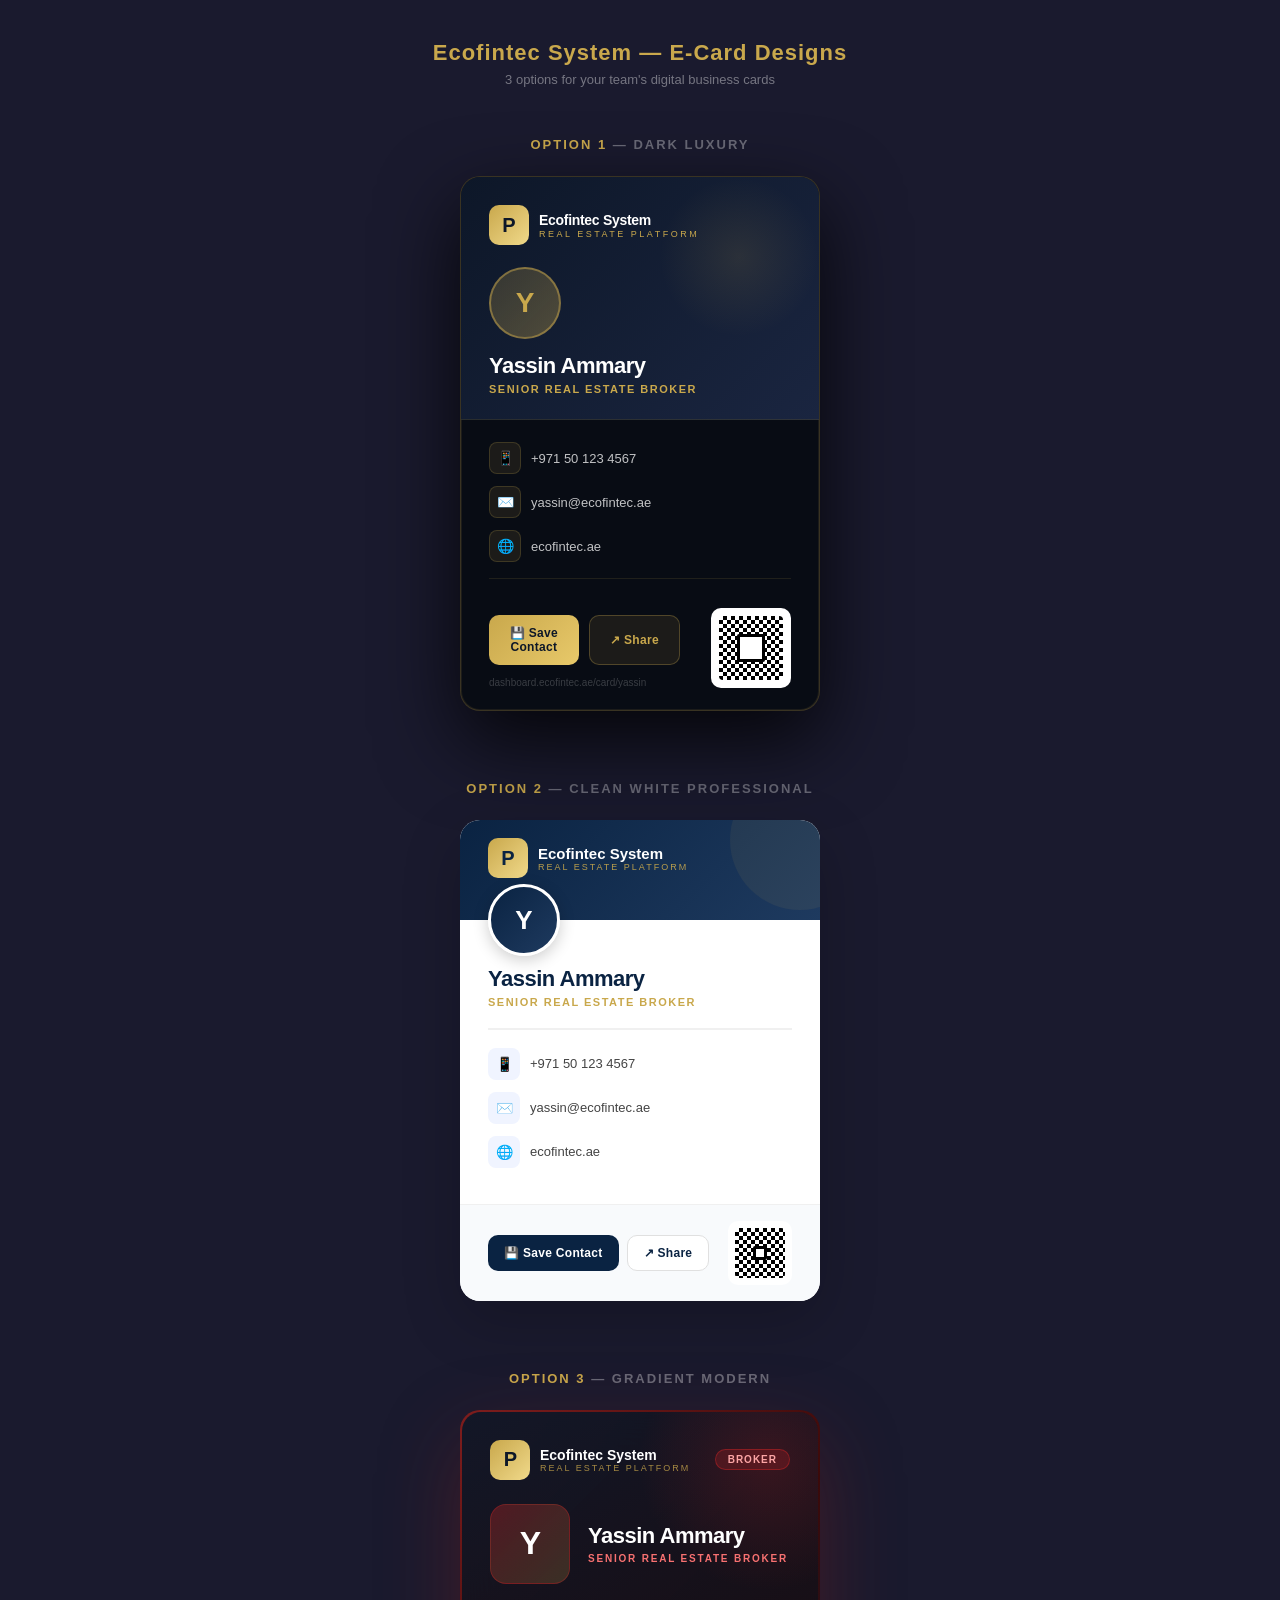
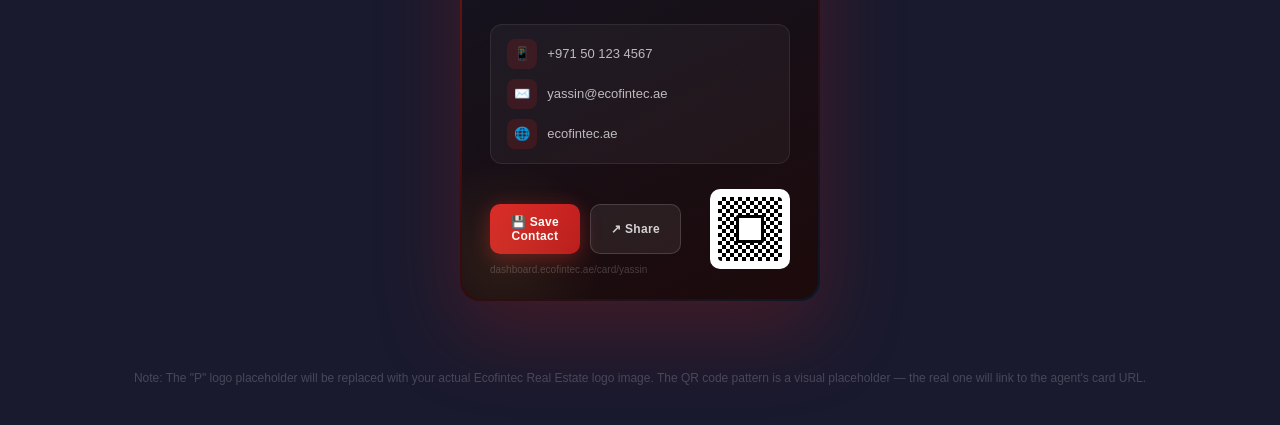
<file: card-designs-preview.html>
<!DOCTYPE html>
<html lang="en">
<head>
<meta charset="UTF-8" />
<meta name="viewport" content="width=device-width, initial-scale=1.0"/>
<title>Ecofintec E-Card Design Options</title>
<style>
  * { box-sizing: border-box; margin: 0; padding: 0; }
  body { background: #1a1a2e; font-family: 'Segoe UI', sans-serif; padding: 40px 20px; }
  h1 { color: #C9A84C; text-align: center; font-size: 22px; margin-bottom: 6px; letter-spacing: 1px; }
  .subtitle { color: rgba(255,255,255,0.4); text-align: center; font-size: 13px; margin-bottom: 50px; }
  .section { margin-bottom: 70px; }
  .option-label {
    text-align: center; margin-bottom: 24px;
    font-size: 13px; font-weight: 700; letter-spacing: 2px;
    text-transform: uppercase; color: rgba(255,255,255,0.35);
  }
  .option-label span { color: #C9A84C; }
  .cards-row { display: flex; justify-content: center; gap: 40px; flex-wrap: wrap; }

  /* ── SHARED CARD SIZES ── */
  .card { width: 360px; border-radius: 20px; overflow: hidden; position: relative; }

  /* ── QR PLACEHOLDER ── */
  .qr-box {
    width: 80px; height: 80px; background: #fff;
    border-radius: 10px; display: flex; align-items: center; justify-content: center;
    flex-shrink: 0;
  }
  .qr-inner {
    width: 64px; height: 64px;
    background:
      repeating-conic-gradient(#000 0% 25%, #fff 0% 50%) 0 0 / 8px 8px,
      repeating-conic-gradient(#000 0% 25%, #fff 0% 50%) 4px 4px / 8px 8px;
    background-size: 8px 8px;
    border-radius: 4px;
    position: relative;
  }
  .qr-inner::after {
    content: '';
    position: absolute;
    inset: 18px;
    background: #fff;
    border-radius: 2px;
    border: 3px solid #000;
  }

  /* ── LOGO MARK ── */
  .logo-p {
    font-size: 20px; font-weight: 900;
    width: 40px; height: 40px; border-radius: 10px;
    display: flex; align-items: center; justify-content: center;
    flex-shrink: 0;
  }

  /* ── BUTTONS SHARED ── */
  .btn-row { display: flex; gap: 10px; margin-top: 20px; }
  .btn {
    flex: 1; padding: 11px 8px; border-radius: 10px; border: none;
    font-size: 12px; font-weight: 700; cursor: pointer; letter-spacing: 0.3px;
    display: flex; align-items: center; justify-content: center; gap: 6px;
  }

  /* ═══════════════════════════════════════════
     OPTION 1 — DARK LUXURY (Gold + Black)
  ═══════════════════════════════════════════ */
  .card-1 {
    background: #080c14;
    border: 1px solid rgba(201,168,76,0.25);
    box-shadow: 0 30px 80px rgba(0,0,0,0.8), 0 0 0 1px rgba(201,168,76,0.1) inset;
  }
  .card-1-top {
    background: linear-gradient(135deg, #0d1728 0%, #1a2540 100%);
    padding: 28px 28px 24px;
    position: relative;
    border-bottom: 1px solid rgba(201,168,76,0.15);
  }
  .card-1-top::before {
    content: '';
    position: absolute;
    top: 0; right: 0;
    width: 160px; height: 160px;
    background: radial-gradient(circle, rgba(201,168,76,0.12) 0%, transparent 70%);
    pointer-events: none;
  }
  .card-1-logo-row { display: flex; align-items: center; gap: 10px; margin-bottom: 22px; }
  .card-1-logo-p {
    background: linear-gradient(135deg, #C9A84C, #f0d98a);
    color: #0d1728;
  }
  .card-1-company { font-size: 14px; font-weight: 800; color: #fff; letter-spacing: -0.3px; }
  .card-1-tagline { font-size: 9px; letter-spacing: 2.5px; color: #C9A84C; text-transform: uppercase; margin-top: 1px; }
  .card-1-avatar {
    width: 72px; height: 72px; border-radius: 50%;
    background: linear-gradient(135deg, #C9A84C33, #C9A84C55);
    border: 2px solid rgba(201,168,76,0.5);
    display: flex; align-items: center; justify-content: center;
    font-size: 28px; color: #C9A84C; font-weight: 900; margin-bottom: 14px;
  }
  .card-1-name { font-size: 22px; font-weight: 900; color: #fff; letter-spacing: -0.5px; }
  .card-1-title { font-size: 11px; color: #C9A84C; font-weight: 700; letter-spacing: 1.5px; text-transform: uppercase; margin-top: 4px; }
  .card-1-bottom { padding: 22px 28px; }
  .card-1-info-row { display: flex; align-items: center; gap: 10px; margin-bottom: 12px; }
  .card-1-icon {
    width: 32px; height: 32px; border-radius: 8px;
    background: rgba(201,168,76,0.1); border: 1px solid rgba(201,168,76,0.2);
    display: flex; align-items: center; justify-content: center; font-size: 14px; flex-shrink: 0;
  }
  .card-1-info-text { font-size: 13px; color: rgba(255,255,255,0.75); }
  .card-1-divider { height: 1px; background: rgba(201,168,76,0.12); margin: 16px 0; }
  .card-1-bottom-row { display: flex; align-items: flex-end; justify-content: space-between; }
  .card-1-btn-save {
    background: linear-gradient(135deg, #C9A84C, #e8c96a);
    color: #0d1728;
  }
  .card-1-btn-share {
    background: rgba(201,168,76,0.1);
    border: 1px solid rgba(201,168,76,0.3);
    color: #C9A84C;
  }

  /* ═══════════════════════════════════════════
     OPTION 2 — CLEAN WHITE PROFESSIONAL
  ═══════════════════════════════════════════ */
  .card-2 {
    background: #fff;
    box-shadow: 0 20px 60px rgba(0,0,0,0.2);
    border-radius: 20px;
  }
  .card-2-banner {
    height: 100px;
    background: linear-gradient(135deg, #0A2342 0%, #1e3a5f 100%);
    position: relative;
    display: flex; align-items: flex-end; padding: 0 28px 0;
  }
  .card-2-banner::after {
    content: '';
    position: absolute;
    bottom: 0; right: 0;
    width: 200px; height: 100px;
    background: url("data:image/svg+xml,%3Csvg width='200' height='100' viewBox='0 0 200 100' xmlns='http://www.w3.org/2000/svg'%3E%3Ccircle cx='180' cy='20' r='70' fill='rgba(201,168,76,0.08)'/%3E%3C/svg%3E");
  }
  .card-2-logo-banner {
    display: flex; align-items: center; gap: 10px;
    position: absolute; top: 18px; left: 28px;
  }
  .card-2-logo-p {
    background: linear-gradient(135deg, #C9A84C, #f0d98a);
    color: #0A2342;
  }
  .card-2-company-w { font-size: 15px; font-weight: 800; color: #fff; }
  .card-2-tagline-w { font-size: 9px; letter-spacing: 2px; color: rgba(201,168,76,0.9); text-transform: uppercase; }
  .card-2-avatar-wrap {
    position: relative; margin-bottom: -36px;
  }
  .card-2-avatar {
    width: 72px; height: 72px; border-radius: 50%;
    background: linear-gradient(135deg, #0A2342, #1e3a5f);
    border: 3px solid #fff;
    display: flex; align-items: center; justify-content: center;
    font-size: 26px; color: #fff; font-weight: 900;
    box-shadow: 0 4px 16px rgba(0,0,0,0.2);
  }
  .card-2-body { padding: 46px 28px 24px; }
  .card-2-name { font-size: 22px; font-weight: 900; color: #0A2342; letter-spacing: -0.5px; }
  .card-2-title {
    font-size: 11px; font-weight: 700; letter-spacing: 1.5px;
    text-transform: uppercase; color: #C9A84C; margin-top: 4px; margin-bottom: 20px;
  }
  .card-2-divider { height: 1.5px; background: #f0f0f0; margin-bottom: 18px; }
  .card-2-info-row { display: flex; align-items: center; gap: 10px; margin-bottom: 12px; }
  .card-2-icon {
    width: 32px; height: 32px; border-radius: 8px;
    background: #f0f4ff; display: flex; align-items: center; justify-content: center;
    font-size: 14px; flex-shrink: 0;
  }
  .card-2-info-text { font-size: 13px; color: #444; }
  .card-2-footer {
    display: flex; align-items: center; justify-content: space-between;
    padding: 16px 28px; background: #f8fafc;
    border-top: 1px solid #f0f0f0;
    border-radius: 0 0 20px 20px;
  }
  .card-2-btn-save { background: #0A2342; color: #fff; }
  .card-2-btn-share { background: #fff; color: #0A2342; border: 1.5px solid #e0e0e0; }
  .card-2-btn { flex: none !important; padding: 10px 16px !important; }

  /* ═══════════════════════════════════════════
     OPTION 3 — GRADIENT MODERN (Glassmorphism)
  ═══════════════════════════════════════════ */
  .card-3-wrap {
    background: linear-gradient(135deg, #7f1d1d 0%, #3b0a0a 50%, #0d1728 100%);
    border-radius: 20px; padding: 2px;
    box-shadow: 0 30px 80px rgba(127,29,29,0.4);
  }
  .card-3 {
    background: linear-gradient(155deg, rgba(13,23,40,0.95) 0%, rgba(30,10,10,0.97) 100%);
    border-radius: 19px;
    backdrop-filter: blur(20px);
    position: relative; overflow: hidden;
  }
  .card-3::before {
    content: '';
    position: absolute; top: -80px; right: -80px;
    width: 260px; height: 260px;
    background: radial-gradient(circle, rgba(220,38,38,0.18) 0%, transparent 70%);
    pointer-events: none;
  }
  .card-3::after {
    content: '';
    position: absolute; bottom: -60px; left: -60px;
    width: 200px; height: 200px;
    background: radial-gradient(circle, rgba(201,168,76,0.1) 0%, transparent 70%);
    pointer-events: none;
  }
  .card-3-top { padding: 28px 28px 20px; position: relative; }
  .card-3-logo-row { display: flex; align-items: center; justify-content: space-between; margin-bottom: 24px; }
  .card-3-logo-inner { display: flex; align-items: center; gap: 10px; }
  .card-3-logo-p {
    background: linear-gradient(135deg, #C9A84C, #f0d98a);
    color: #0d1728;
  }
  .card-3-company { font-size: 14px; font-weight: 800; color: #fff; }
  .card-3-tagline { font-size: 9px; letter-spacing: 2px; color: rgba(201,168,76,0.8); text-transform: uppercase; }
  .card-3-badge {
    background: rgba(220,38,38,0.2); border: 1px solid rgba(220,38,38,0.4);
    border-radius: 20px; padding: 4px 12px;
    font-size: 10px; font-weight: 700; color: #fca5a5; letter-spacing: 1px;
  }
  .card-3-profile { display: flex; align-items: center; gap: 18px; }
  .card-3-avatar {
    width: 80px; height: 80px; border-radius: 16px;
    background: linear-gradient(135deg, rgba(220,38,38,0.3), rgba(201,168,76,0.2));
    border: 1.5px solid rgba(220,38,38,0.3);
    display: flex; align-items: center; justify-content: center;
    font-size: 32px; font-weight: 900; color: #fff; flex-shrink: 0;
  }
  .card-3-name { font-size: 22px; font-weight: 900; color: #fff; letter-spacing: -0.5px; }
  .card-3-title {
    font-size: 10px; font-weight: 700; letter-spacing: 1.8px;
    text-transform: uppercase; color: #f87171; margin-top: 4px;
  }
  .card-3-mid {
    margin: 20px 28px 0;
    background: rgba(255,255,255,0.04);
    border: 1px solid rgba(255,255,255,0.08);
    border-radius: 12px; padding: 14px 16px;
    display: flex; flex-direction: column; gap: 10px;
    position: relative;
  }
  .card-3-info-row { display: flex; align-items: center; gap: 10px; }
  .card-3-icon {
    width: 30px; height: 30px; border-radius: 8px;
    background: rgba(220,38,38,0.15);
    display: flex; align-items: center; justify-content: center; font-size: 13px; flex-shrink: 0;
  }
  .card-3-info-text { font-size: 13px; color: rgba(255,255,255,0.7); }
  .card-3-bottom {
    padding: 20px 28px 24px; display: flex;
    align-items: center; justify-content: space-between;
    position: relative;
  }
  .card-3-btn-save {
    background: linear-gradient(135deg, #dc2626, #b91c1c);
    color: #fff;
    box-shadow: 0 4px 20px rgba(220,38,38,0.4);
  }
  .card-3-btn-share {
    background: rgba(255,255,255,0.07);
    border: 1px solid rgba(255,255,255,0.15);
    color: rgba(255,255,255,0.8);
  }
  .card-3-qr .qr-box { background: rgba(255,255,255,0.95); }
</style>
</head>
<body>

<h1>Ecofintec System — E-Card Designs</h1>
<p class="subtitle">3 options for your team's digital business cards</p>

<!-- ══════════════════════════════════
     OPTION 1 — DARK LUXURY
══════════════════════════════════ -->
<div class="section">
  <div class="option-label"><span>Option 1</span> — Dark Luxury</div>
  <div class="cards-row">

    <div class="card card-1">
      <div class="card-1-top">
        <!-- Logo -->
        <div class="card-1-logo-row">
          <div class="logo-p card-1-logo-p">P</div>
          <div>
            <div class="card-1-company">Ecofintec System</div>
            <div class="card-1-tagline">Real Estate Platform</div>
          </div>
        </div>
        <!-- Avatar + Name -->
        <div class="card-1-avatar">Y</div>
        <div class="card-1-name">Yassin Ammary</div>
        <div class="card-1-title">Senior Real Estate Broker</div>
      </div>

      <div class="card-1-bottom">
        <!-- Info rows -->
        <div class="card-1-info-row">
          <div class="card-1-icon">📱</div>
          <div class="card-1-info-text">+971 50 123 4567</div>
        </div>
        <div class="card-1-info-row">
          <div class="card-1-icon">✉️</div>
          <div class="card-1-info-text">yassin@ecofintec.ae</div>
        </div>
        <div class="card-1-info-row">
          <div class="card-1-icon">🌐</div>
          <div class="card-1-info-text">ecofintec.ae</div>
        </div>

        <div class="card-1-divider"></div>

        <!-- QR + Buttons -->
        <div class="card-1-bottom-row">
          <div>
            <div class="btn-row">
              <button class="btn card-1-btn-save">💾 Save Contact</button>
              <button class="btn card-1-btn-share">↗ Share</button>
            </div>
            <div style="font-size:10px;color:rgba(255,255,255,0.2);margin-top:12px;">dashboard.ecofintec.ae/card/yassin</div>
          </div>
          <div class="qr-box" style="margin-left:16px;">
            <div class="qr-inner"></div>
          </div>
        </div>
      </div>
    </div>

  </div>
</div>

<!-- ══════════════════════════════════
     OPTION 2 — CLEAN WHITE
══════════════════════════════════ -->
<div class="section">
  <div class="option-label"><span>Option 2</span> — Clean White Professional</div>
  <div class="cards-row">

    <div class="card card-2" style="background:#fff;">
      <!-- Banner -->
      <div class="card-2-banner">
        <div class="card-2-logo-banner">
          <div class="logo-p card-2-logo-p">P</div>
          <div>
            <div class="card-2-company-w">Ecofintec System</div>
            <div class="card-2-tagline-w">Real Estate Platform</div>
          </div>
        </div>
        <div class="card-2-avatar-wrap">
          <div class="card-2-avatar">Y</div>
        </div>
      </div>

      <!-- Body -->
      <div class="card-2-body">
        <div class="card-2-name">Yassin Ammary</div>
        <div class="card-2-title">Senior Real Estate Broker</div>
        <div class="card-2-divider"></div>

        <div class="card-2-info-row">
          <div class="card-2-icon">📱</div>
          <div class="card-2-info-text">+971 50 123 4567</div>
        </div>
        <div class="card-2-info-row">
          <div class="card-2-icon">✉️</div>
          <div class="card-2-info-text">yassin@ecofintec.ae</div>
        </div>
        <div class="card-2-info-row">
          <div class="card-2-icon">🌐</div>
          <div class="card-2-info-text">ecofintec.ae</div>
        </div>
      </div>

      <!-- Footer -->
      <div class="card-2-footer">
        <div style="display:flex;gap:8px;">
          <button class="btn card-2-btn card-2-btn-save">💾 Save Contact</button>
          <button class="btn card-2-btn card-2-btn-share">↗ Share</button>
        </div>
        <div class="qr-box" style="width:64px;height:64px;">
          <div class="qr-inner" style="width:50px;height:50px;"></div>
        </div>
      </div>
    </div>

  </div>
</div>

<!-- ══════════════════════════════════
     OPTION 3 — GRADIENT MODERN
══════════════════════════════════ -->
<div class="section">
  <div class="option-label"><span>Option 3</span> — Gradient Modern</div>
  <div class="cards-row">

    <div class="card-3-wrap" style="width:360px;">
      <div class="card card-3" style="width:100%;border-radius:19px;">
        <div class="card-3-top">
          <!-- Logo row -->
          <div class="card-3-logo-row">
            <div class="card-3-logo-inner">
              <div class="logo-p card-3-logo-p">P</div>
              <div>
                <div class="card-3-company">Ecofintec System</div>
                <div class="card-3-tagline">Real Estate Platform</div>
              </div>
            </div>
            <div class="card-3-badge">BROKER</div>
          </div>

          <!-- Profile -->
          <div class="card-3-profile">
            <div class="card-3-avatar">Y</div>
            <div>
              <div class="card-3-name">Yassin Ammary</div>
              <div class="card-3-title">Senior Real Estate Broker</div>
            </div>
          </div>
        </div>

        <!-- Info panel -->
        <div class="card-3-mid">
          <div class="card-3-info-row">
            <div class="card-3-icon">📱</div>
            <div class="card-3-info-text">+971 50 123 4567</div>
          </div>
          <div class="card-3-info-row">
            <div class="card-3-icon">✉️</div>
            <div class="card-3-info-text">yassin@ecofintec.ae</div>
          </div>
          <div class="card-3-info-row">
            <div class="card-3-icon">🌐</div>
            <div class="card-3-info-text">ecofintec.ae</div>
          </div>
        </div>

        <!-- Bottom: buttons + QR -->
        <div class="card-3-bottom">
          <div>
            <div class="btn-row">
              <button class="btn card-3-btn-save">💾 Save Contact</button>
              <button class="btn card-3-btn-share">↗ Share</button>
            </div>
            <div style="font-size:10px;color:rgba(255,255,255,0.2);margin-top:10px;">dashboard.ecofintec.ae/card/yassin</div>
          </div>
          <div class="qr-box card-3-qr" style="margin-left:16px;">
            <div class="qr-inner"></div>
          </div>
        </div>
      </div>
    </div>

  </div>
</div>

<p style="text-align:center;color:rgba(255,255,255,0.2);font-size:12px;margin-top:20px;">
  Note: The "P" logo placeholder will be replaced with your actual Ecofintec Real Estate logo image.
  The QR code pattern is a visual placeholder — the real one will link to the agent's card URL.
</p>

</body>
</html>
</file>
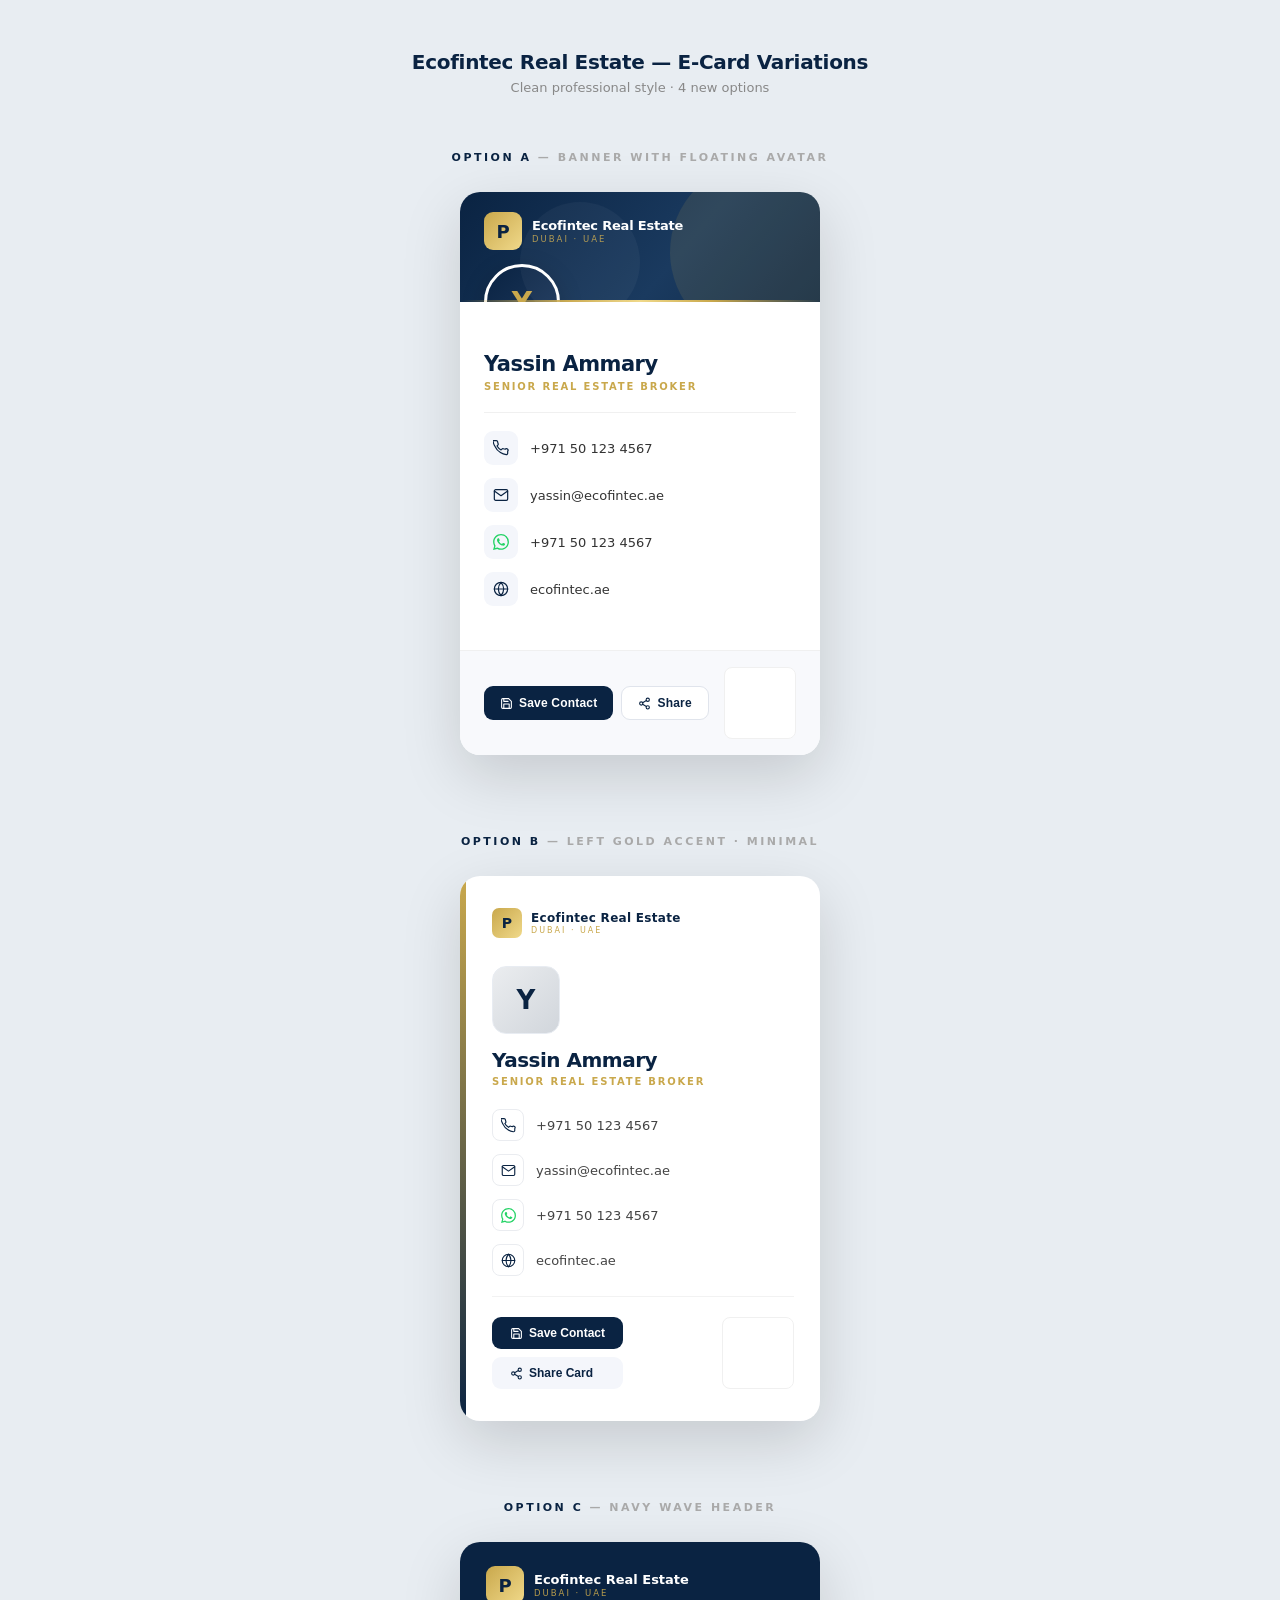
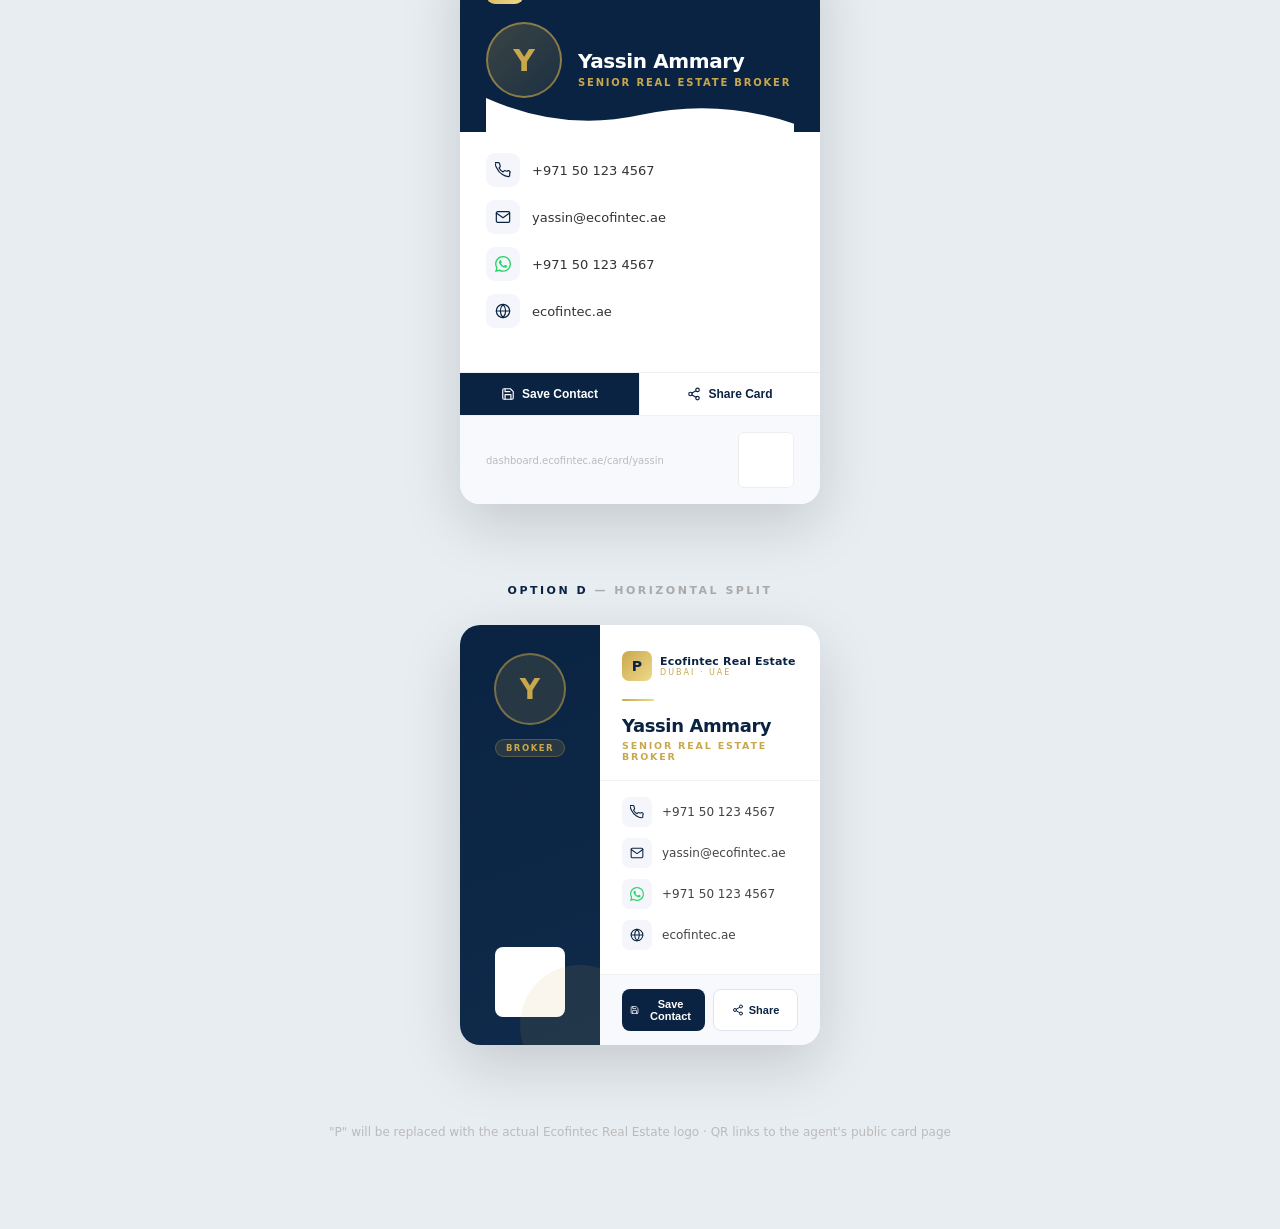
<file: card-designs-v2.html>
<!DOCTYPE html>
<html lang="en">
<head>
<meta charset="UTF-8"/>
<meta name="viewport" content="width=device-width, initial-scale=1.0"/>
<title>Ecofintec E-Card — White Professional Variations</title>
<style>
  * { box-sizing: border-box; margin: 0; padding: 0; }
  body { background: #e8edf2; font-family: 'Segoe UI', system-ui, sans-serif; padding: 50px 24px; }
  h1 { color: #0A2342; text-align: center; font-size: 20px; font-weight: 800; margin-bottom: 6px; letter-spacing: -0.3px; }
  .subtitle { color: #888; text-align: center; font-size: 13px; margin-bottom: 56px; }
  .section { margin-bottom: 80px; }
  .option-label {
    text-align: center; margin-bottom: 28px;
    font-size: 11px; font-weight: 800; letter-spacing: 2.5px;
    text-transform: uppercase; color: #aaa;
  }
  .option-label span { color: #0A2342; }
  .cards-row { display: flex; justify-content: center; gap: 0; flex-wrap: wrap; }
  .card { width: 360px; border-radius: 20px; overflow: hidden; position: relative; background: #fff; }

  /* ── SVG ICONS (elegant line icons) ── */
  .ico { display: flex; align-items: center; justify-content: center; flex-shrink: 0; }

  /* ── QR placeholder ── */
  .qr {
    width: 72px; height: 72px; flex-shrink: 0;
    background: #fff; border-radius: 8px; padding: 6px;
    display: flex; align-items: center; justify-content: center;
  }
  .qr svg { width: 100%; height: 100%; }

  /* ── Logo P mark ── */
  .p-mark {
    width: 38px; height: 38px; border-radius: 9px; flex-shrink: 0;
    background: linear-gradient(135deg, #C9A84C, #f0d98a);
    display: flex; align-items: center; justify-content: center;
    font-size: 18px; font-weight: 900; color: #0A2342;
  }
  .p-mark-sm {
    width: 30px; height: 30px; border-radius: 7px; flex-shrink: 0;
    background: linear-gradient(135deg, #C9A84C, #f0d98a);
    display: flex; align-items: center; justify-content: center;
    font-size: 14px; font-weight: 900; color: #0A2342;
  }

  /* ══════════════════════════════════
     VARIANT A — Banner + Floating Avatar
  ══════════════════════════════════ */
  .a-banner {
    height: 110px;
    background: linear-gradient(130deg, #0A2342 0%, #1a3a5f 60%, #0f2a4a 100%);
    position: relative; overflow: hidden;
  }
  .a-banner::before {
    content: '';
    position: absolute; top: -30px; right: -30px;
    width: 180px; height: 180px;
    border-radius: 50%;
    background: rgba(201,168,76,0.12);
  }
  .a-banner::after {
    content: '';
    position: absolute; bottom: -20px; left: 60px;
    width: 120px; height: 120px;
    border-radius: 50%;
    background: rgba(255,255,255,0.04);
  }
  .a-logo-row {
    position: absolute; top: 20px; left: 24px;
    display: flex; align-items: center; gap: 10px;
  }
  .a-company { font-size: 13px; font-weight: 800; color: #fff; letter-spacing: -0.2px; }
  .a-tagline { font-size: 8.5px; letter-spacing: 2px; color: rgba(201,168,76,0.85); text-transform: uppercase; margin-top: 1px; }
  .a-gold-line {
    position: absolute; bottom: 0; left: 0; right: 0;
    height: 2px;
    background: linear-gradient(90deg, transparent, #C9A84C 30%, #f0d98a 50%, #C9A84C 70%, transparent);
  }
  .a-avatar-wrap {
    position: absolute; bottom: -38px; left: 24px;
  }
  .a-avatar {
    width: 76px; height: 76px; border-radius: 50%;
    background: linear-gradient(135deg, #0A2342, #1e3a5f);
    border: 3px solid #fff;
    display: flex; align-items: center; justify-content: center;
    font-size: 28px; font-weight: 900; color: #C9A84C;
    box-shadow: 0 6px 24px rgba(0,0,0,0.18);
  }
  .a-body { padding: 50px 24px 22px; }
  .a-name { font-size: 21px; font-weight: 900; color: #0A2342; letter-spacing: -0.5px; }
  .a-title {
    font-size: 10px; font-weight: 700; letter-spacing: 1.8px;
    text-transform: uppercase; color: #C9A84C; margin-top: 5px; margin-bottom: 20px;
  }
  .a-divider { height: 1px; background: #f0f0f0; margin-bottom: 18px; }
  .a-info { display: flex; flex-direction: column; gap: 13px; margin-bottom: 22px; }
  .a-info-row { display: flex; align-items: center; gap: 12px; }
  .a-icon-wrap {
    width: 34px; height: 34px; border-radius: 9px;
    background: #f4f6fb; display: flex; align-items: center; justify-content: center; flex-shrink: 0;
  }
  .a-info-text { font-size: 13px; color: #333; font-weight: 500; }
  .a-footer {
    display: flex; align-items: center; justify-content: space-between;
    padding: 16px 24px; background: #f8f9fc;
    border-top: 1px solid #f0f0f0;
  }
  .a-btns { display: flex; gap: 8px; }
  .a-btn {
    padding: 9px 16px; border-radius: 9px; border: none;
    font-size: 12px; font-weight: 700; cursor: pointer; letter-spacing: 0.2px;
    display: flex; align-items: center; gap: 6px;
  }
  .a-btn-save { background: #0A2342; color: #fff; }
  .a-btn-share { background: #fff; color: #0A2342; border: 1.5px solid #e0e4ec !important; }

  /* ══════════════════════════════════
     VARIANT B — Left Accent + Minimal
  ══════════════════════════════════ */
  .b-card {
    display: flex; min-height: 440px;
  }
  .b-left {
    width: 6px; flex-shrink: 0;
    background: linear-gradient(180deg, #C9A84C 0%, #0A2342 100%);
  }
  .b-inner { flex: 1; padding: 32px 26px; display: flex; flex-direction: column; }
  .b-logo-row { display: flex; align-items: center; gap: 9px; margin-bottom: 28px; }
  .b-company { font-size: 12px; font-weight: 800; color: #0A2342; letter-spacing: 0.3px; }
  .b-tagline { font-size: 8px; letter-spacing: 2px; color: #C9A84C; text-transform: uppercase; margin-top: 1px; }
  .b-avatar {
    width: 68px; height: 68px; border-radius: 14px;
    background: linear-gradient(135deg, #0A234215, #0A234230);
    border: 1.5px solid #e8ecf2;
    display: flex; align-items: center; justify-content: center;
    font-size: 26px; font-weight: 900; color: #0A2342;
    margin-bottom: 14px;
  }
  .b-name { font-size: 20px; font-weight: 900; color: #0A2342; letter-spacing: -0.5px; }
  .b-title {
    font-size: 10px; font-weight: 700; letter-spacing: 1.8px;
    text-transform: uppercase; color: #C9A84C; margin-top: 4px; margin-bottom: 22px;
  }
  .b-info { flex: 1; display: flex; flex-direction: column; gap: 13px; }
  .b-info-row { display: flex; align-items: center; gap: 12px; }
  .b-icon-wrap {
    width: 32px; height: 32px; border-radius: 8px;
    border: 1.5px solid #eaecf0;
    display: flex; align-items: center; justify-content: center; flex-shrink: 0;
  }
  .b-info-text { font-size: 13px; color: #444; font-weight: 500; }
  .b-divider { height: 1px; background: #f2f2f2; margin: 20px 0; }
  .b-bottom { display: flex; align-items: center; justify-content: space-between; }
  .b-btns { display: flex; flex-direction: column; gap: 8px; }
  .b-btn {
    padding: 9px 18px; border-radius: 9px; border: none;
    font-size: 12px; font-weight: 700; cursor: pointer;
    display: flex; align-items: center; gap: 6px;
  }
  .b-btn-save { background: #0A2342; color: #fff; }
  .b-btn-share { background: #f4f6fb; color: #0A2342; }

  /* ══════════════════════════════════
     VARIANT C — Top Wave + Split Footer
  ══════════════════════════════════ */
  .c-top {
    background: #0A2342;
    padding: 24px 26px 0;
    position: relative;
  }
  .c-wave {
    display: block; width: 100%;
    margin-bottom: -1px;
  }
  .c-logo-row { display: flex; align-items: center; gap: 10px; margin-bottom: 18px; }
  .c-company { font-size: 13px; font-weight: 800; color: #fff; }
  .c-tagline { font-size: 8.5px; letter-spacing: 2px; color: rgba(201,168,76,0.9); text-transform: uppercase; margin-top: 1px; }
  .c-profile-row { display: flex; align-items: flex-end; gap: 16px; padding-bottom: 0; }
  .c-avatar {
    width: 76px; height: 76px; border-radius: 50%;
    background: linear-gradient(135deg, rgba(201,168,76,0.25), rgba(201,168,76,0.1));
    border: 2.5px solid rgba(201,168,76,0.6);
    display: flex; align-items: center; justify-content: center;
    font-size: 30px; font-weight: 900; color: #C9A84C;
    flex-shrink: 0;
  }
  .c-name-wrap { padding-bottom: 10px; }
  .c-name { font-size: 20px; font-weight: 900; color: #fff; letter-spacing: -0.4px; }
  .c-title { font-size: 10px; font-weight: 700; letter-spacing: 1.8px; text-transform: uppercase; color: #C9A84C; margin-top: 4px; }
  .c-body { padding: 22px 26px; }
  .c-info { display: flex; flex-direction: column; gap: 13px; margin-bottom: 22px; }
  .c-info-row { display: flex; align-items: center; gap: 12px; }
  .c-icon-wrap {
    width: 34px; height: 34px; border-radius: 9px;
    background: #f4f6fb; display: flex; align-items: center; justify-content: center; flex-shrink: 0;
  }
  .c-info-text { font-size: 13px; color: #333; font-weight: 500; }
  .c-footer {
    display: grid; grid-template-columns: 1fr 1fr;
    border-top: 1px solid #f0f0f0;
  }
  .c-footer-btn {
    padding: 14px; border: none; cursor: pointer;
    font-size: 12px; font-weight: 700;
    display: flex; align-items: center; justify-content: center; gap: 7px;
    background: #fff; color: #0A2342;
    transition: background 0.15s;
  }
  .c-footer-btn:first-child { border-right: 1px solid #f0f0f0; }
  .c-footer-btn.primary { background: #0A2342; color: #fff; }
  .c-footer-qr {
    padding: 16px 26px; background: #f8f9fc;
    border-top: 1px solid #f0f0f0;
    display: flex; align-items: center; justify-content: space-between;
  }
  .c-url { font-size: 10px; color: #bbb; }

  /* ══════════════════════════════════
     VARIANT D — Horizontal Split
  ══════════════════════════════════ */
  .d-card {
    display: flex; min-height: 420px;
    box-shadow: 0 20px 60px rgba(0,0,0,0.15);
  }
  .d-left {
    width: 140px; flex-shrink: 0;
    background: linear-gradient(160deg, #0A2342 0%, #0f2a4a 100%);
    display: flex; flex-direction: column;
    align-items: center; padding: 28px 16px;
    position: relative; overflow: hidden;
  }
  .d-left::before {
    content: '';
    position: absolute; bottom: -40px; right: -40px;
    width: 120px; height: 120px; border-radius: 50%;
    background: rgba(201,168,76,0.1);
  }
  .d-avatar {
    width: 72px; height: 72px; border-radius: 50%;
    background: rgba(201,168,76,0.15);
    border: 2px solid rgba(201,168,76,0.5);
    display: flex; align-items: center; justify-content: center;
    font-size: 28px; font-weight: 900; color: #C9A84C;
    margin-bottom: 14px;
  }
  .d-role-badge {
    background: rgba(201,168,76,0.15);
    border: 1px solid rgba(201,168,76,0.3);
    border-radius: 20px; padding: 3px 10px;
    font-size: 8.5px; font-weight: 800; color: #C9A84C;
    letter-spacing: 1.5px; text-transform: uppercase;
    margin-bottom: 24px;
  }
  .d-qr-wrap {
    margin-top: auto;
    background: #fff; border-radius: 8px; padding: 5px;
    width: 70px; height: 70px; display: flex; align-items: center; justify-content: center;
  }
  .d-right { flex: 1; display: flex; flex-direction: column; }
  .d-right-top { padding: 26px 22px 18px; border-bottom: 1px solid #f2f2f2; }
  .d-logo-row { display: flex; align-items: center; gap: 8px; margin-bottom: 18px; }
  .d-company { font-size: 11px; font-weight: 800; color: #0A2342; letter-spacing: 0.2px; }
  .d-tagline { font-size: 8px; letter-spacing: 2px; color: #C9A84C; text-transform: uppercase; }
  .d-gold-bar { height: 2px; width: 32px; background: linear-gradient(90deg, #C9A84C, #f0d98a); border-radius: 1px; margin: 4px 0 14px; }
  .d-name { font-size: 18px; font-weight: 900; color: #0A2342; letter-spacing: -0.4px; }
  .d-title { font-size: 9.5px; font-weight: 700; letter-spacing: 1.8px; text-transform: uppercase; color: #C9A84C; margin-top: 4px; }
  .d-info { flex: 1; padding: 16px 22px; display: flex; flex-direction: column; gap: 11px; }
  .d-info-row { display: flex; align-items: center; gap: 10px; }
  .d-icon-wrap {
    width: 30px; height: 30px; border-radius: 7px;
    background: #f4f6fb; display: flex; align-items: center; justify-content: center; flex-shrink: 0;
  }
  .d-info-text { font-size: 12px; color: #444; font-weight: 500; }
  .d-right-footer {
    padding: 14px 22px; background: #f8f9fc;
    border-top: 1px solid #f0f0f0;
    display: flex; gap: 8px;
  }
  .d-btn {
    flex: 1; padding: 9px 8px; border-radius: 8px; border: none;
    font-size: 11px; font-weight: 700; cursor: pointer;
    display: flex; align-items: center; justify-content: center; gap: 5px;
  }
  .d-btn-save { background: #0A2342; color: #fff; }
  .d-btn-share { background: #fff; color: #0A2342; border: 1.5px solid #e0e4ec !important; }

  /* ── Cards container ── */
  .card-shadow { box-shadow: 0 20px 60px rgba(0,0,0,0.15); }
</style>
</head>
<body>

<h1>Ecofintec Real Estate — E-Card Variations</h1>
<p class="subtitle">Clean professional style · 4 new options</p>

<!-- SVG ICON DEFINITIONS (reusable) -->
<svg style="display:none">
  <symbol id="ico-phone" viewBox="0 0 24 24" fill="none" stroke="currentColor" stroke-width="1.8" stroke-linecap="round" stroke-linejoin="round">
    <path d="M22 16.92v3a2 2 0 01-2.18 2 19.79 19.79 0 01-8.63-3.07A19.5 19.5 0 013.09 9.81a19.79 19.79 0 01-3.07-8.68A2 2 0 012 .99h3a2 2 0 012 1.72c.127.96.361 1.903.7 2.81a2 2 0 01-.45 2.11L6.09 8.91a16 16 0 006 6l1.27-1.27a2 2 0 012.11-.45c.907.339 1.85.573 2.81.7A2 2 0 0122 16.92z"/>
  </symbol>
  <symbol id="ico-mail" viewBox="0 0 24 24" fill="none" stroke="currentColor" stroke-width="1.8" stroke-linecap="round" stroke-linejoin="round">
    <path d="M4 4h16c1.1 0 2 .9 2 2v12c0 1.1-.9 2-2 2H4c-1.1 0-2-.9-2-2V6c0-1.1.9-2 2-2z"/>
    <polyline points="22,6 12,13 2,6"/>
  </symbol>
  <symbol id="ico-globe" viewBox="0 0 24 24" fill="none" stroke="currentColor" stroke-width="1.8" stroke-linecap="round" stroke-linejoin="round">
    <circle cx="12" cy="12" r="10"/>
    <line x1="2" y1="12" x2="22" y2="12"/>
    <path d="M12 2a15.3 15.3 0 014 10 15.3 15.3 0 01-4 10 15.3 15.3 0 01-4-10 15.3 15.3 0 014-10z"/>
  </symbol>
  <symbol id="ico-whatsapp" viewBox="0 0 24 24" fill="currentColor">
    <path d="M17.472 14.382c-.297-.149-1.758-.867-2.03-.967-.273-.099-.471-.148-.67.15-.197.297-.767.966-.94 1.164-.173.199-.347.223-.644.075-.297-.15-1.255-.463-2.39-1.475-.883-.788-1.48-1.761-1.653-2.059-.173-.297-.018-.458.13-.606.134-.133.298-.347.446-.52.149-.174.198-.298.298-.497.099-.198.05-.371-.025-.52-.075-.149-.669-1.612-.916-2.207-.242-.579-.487-.5-.669-.51-.173-.008-.371-.01-.57-.01-.198 0-.52.074-.792.372-.272.297-1.04 1.016-1.04 2.479 0 1.462 1.065 2.875 1.213 3.074.149.198 2.096 3.2 5.077 4.487.709.306 1.262.489 1.694.625.712.227 1.36.195 1.871.118.571-.085 1.758-.719 2.006-1.413.248-.694.248-1.289.173-1.413-.074-.124-.272-.198-.57-.347m-5.421 7.403h-.004a9.87 9.87 0 01-5.031-1.378l-.361-.214-3.741.982.998-3.648-.235-.374a9.86 9.86 0 01-1.51-5.26c.001-5.45 4.436-9.884 9.888-9.884 2.64 0 5.122 1.03 6.988 2.898a9.825 9.825 0 012.893 6.994c-.003 5.45-4.437 9.884-9.885 9.884m8.413-18.297A11.815 11.815 0 0012.05 0C5.495 0 .16 5.335.157 11.892c0 2.096.547 4.142 1.588 5.945L.057 24l6.305-1.654a11.882 11.882 0 005.683 1.448h.005c6.554 0 11.89-5.335 11.893-11.893a11.821 11.821 0 00-3.48-8.413z"/>
  </symbol>
  <symbol id="ico-save" viewBox="0 0 24 24" fill="none" stroke="currentColor" stroke-width="2" stroke-linecap="round" stroke-linejoin="round">
    <path d="M19 21H5a2 2 0 01-2-2V5a2 2 0 012-2h11l5 5v11a2 2 0 01-2 2z"/><polyline points="17 21 17 13 7 13 7 21"/><polyline points="7 3 7 8 15 8"/>
  </symbol>
  <symbol id="ico-share" viewBox="0 0 24 24" fill="none" stroke="currentColor" stroke-width="2" stroke-linecap="round" stroke-linejoin="round">
    <circle cx="18" cy="5" r="3"/><circle cx="6" cy="12" r="3"/><circle cx="18" cy="19" r="3"/>
    <line x1="8.59" y1="13.51" x2="15.42" y2="17.49"/><line x1="15.41" y1="6.51" x2="8.59" y2="10.49"/>
  </symbol>
</svg>

<!-- QR CODE SVG (simplified visual) -->
<svg id="qr-template" style="display:none" viewBox="0 0 100 100" xmlns="http://www.w3.org/2000/svg">
  <!-- Top-left finder -->
  <rect x="5" y="5" width="30" height="30" rx="4" fill="#0A2342"/>
  <rect x="10" y="10" width="20" height="20" rx="2" fill="#fff"/>
  <rect x="14" y="14" width="12" height="12" rx="1" fill="#0A2342"/>
  <!-- Top-right finder -->
  <rect x="65" y="5" width="30" height="30" rx="4" fill="#0A2342"/>
  <rect x="70" y="10" width="20" height="20" rx="2" fill="#fff"/>
  <rect x="74" y="14" width="12" height="12" rx="1" fill="#0A2342"/>
  <!-- Bottom-left finder -->
  <rect x="5" y="65" width="30" height="30" rx="4" fill="#0A2342"/>
  <rect x="10" y="70" width="20" height="20" rx="2" fill="#fff"/>
  <rect x="14" y="74" width="12" height="12" rx="1" fill="#0A2342"/>
  <!-- Data dots -->
  <rect x="42" y="5" width="5" height="5" rx="1" fill="#0A2342"/>
  <rect x="50" y="5" width="5" height="5" rx="1" fill="#0A2342"/>
  <rect x="42" y="13" width="5" height="5" rx="1" fill="#0A2342"/>
  <rect x="58" y="5" width="5" height="5" rx="1" fill="#0A2342"/>
  <rect x="5" y="42" width="5" height="5" rx="1" fill="#0A2342"/>
  <rect x="5" y="50" width="5" height="5" rx="1" fill="#0A2342"/>
  <rect x="13" y="42" width="5" height="5" rx="1" fill="#0A2342"/>
  <rect x="42" y="42" width="5" height="5" rx="1" fill="#0A2342"/>
  <rect x="50" y="50" width="5" height="5" rx="1" fill="#0A2342"/>
  <rect x="42" y="58" width="5" height="5" rx="1" fill="#0A2342"/>
  <rect x="58" y="42" width="5" height="5" rx="1" fill="#0A2342"/>
  <rect x="66" y="50" width="5" height="5" rx="1" fill="#0A2342"/>
  <rect x="58" y="58" width="5" height="5" rx="1" fill="#0A2342"/>
  <rect x="66" y="58" width="5" height="5" rx="1" fill="#0A2342"/>
  <rect x="74" y="42" width="5" height="5" rx="1" fill="#0A2342"/>
  <rect x="82" y="50" width="5" height="5" rx="1" fill="#0A2342"/>
  <rect x="90" y="42" width="5" height="5" rx="1" fill="#0A2342"/>
  <rect x="42" y="74" width="5" height="5" rx="1" fill="#0A2342"/>
  <rect x="50" y="66" width="5" height="5" rx="1" fill="#0A2342"/>
  <rect x="50" y="82" width="5" height="5" rx="1" fill="#0A2342"/>
  <rect x="58" y="74" width="5" height="5" rx="1" fill="#0A2342"/>
  <rect x="66" y="66" width="5" height="5" rx="1" fill="#0A2342"/>
  <rect x="74" y="58" width="5" height="5" rx="1" fill="#0A2342"/>
  <rect x="82" y="66" width="5" height="5" rx="1" fill="#0A2342"/>
  <rect x="90" y="58" width="5" height="5" rx="1" fill="#0A2342"/>
  <rect x="21" y="42" width="5" height="5" rx="1" fill="#0A2342"/>
  <rect x="29" y="50" width="5" height="5" rx="1" fill="#0A2342"/>
  <rect x="13" y="58" width="5" height="5" rx="1" fill="#0A2342"/>
  <rect x="29" y="58" width="5" height="5" rx="1" fill="#0A2342"/>
  <rect x="58" y="90" width="5" height="5" rx="1" fill="#0A2342"/>
  <rect x="74" y="82" width="5" height="5" rx="1" fill="#0A2342"/>
  <rect x="82" y="90" width="5" height="5" rx="1" fill="#0A2342"/>
  <rect x="90" y="74" width="5" height="5" rx="1" fill="#0A2342"/>
  <rect x="90" y="82" width="5" height="5" rx="1" fill="#0A2342"/>
</svg>

<!-- ══ VARIANT A ══ -->
<div class="section">
  <div class="option-label"><span>Option A</span> — Banner with Floating Avatar</div>
  <div class="cards-row">
    <div class="card card-shadow">
      <div class="a-banner">
        <div class="a-logo-row">
          <div class="p-mark">P</div>
          <div>
            <div class="a-company">Ecofintec Real Estate</div>
            <div class="a-tagline">Dubai · UAE</div>
          </div>
        </div>
        <div class="a-avatar-wrap">
          <div class="a-avatar">Y</div>
        </div>
        <div class="a-gold-line"></div>
      </div>
      <div class="a-body">
        <div class="a-name">Yassin Ammary</div>
        <div class="a-title">Senior Real Estate Broker</div>
        <div class="a-divider"></div>
        <div class="a-info">
          <div class="a-info-row">
            <div class="a-icon-wrap">
              <svg width="16" height="16" style="color:#0A2342"><use href="#ico-phone"/></svg>
            </div>
            <span class="a-info-text">+971 50 123 4567</span>
          </div>
          <div class="a-info-row">
            <div class="a-icon-wrap">
              <svg width="16" height="16" style="color:#0A2342"><use href="#ico-mail"/></svg>
            </div>
            <span class="a-info-text">yassin@ecofintec.ae</span>
          </div>
          <div class="a-info-row">
            <div class="a-icon-wrap">
              <svg width="16" height="16" style="color:#25D366"><use href="#ico-whatsapp"/></svg>
            </div>
            <span class="a-info-text">+971 50 123 4567</span>
          </div>
          <div class="a-info-row">
            <div class="a-icon-wrap">
              <svg width="16" height="16" style="color:#0A2342"><use href="#ico-globe"/></svg>
            </div>
            <span class="a-info-text">ecofintec.ae</span>
          </div>
        </div>
      </div>
      <div class="a-footer">
        <div class="a-btns">
          <button class="a-btn a-btn-save">
            <svg width="13" height="13"><use href="#ico-save"/></svg> Save Contact
          </button>
          <button class="a-btn a-btn-share">
            <svg width="13" height="13"><use href="#ico-share"/></svg> Share
          </button>
        </div>
        <div class="qr" style="border:1px solid #f0f0f0;">
          <svg viewBox="0 0 100 100"><use href="#qr-template" x="0" y="0" width="100" height="100"/></svg>
        </div>
      </div>
    </div>
  </div>
</div>

<!-- ══ VARIANT B ══ -->
<div class="section">
  <div class="option-label"><span>Option B</span> — Left Gold Accent · Minimal</div>
  <div class="cards-row">
    <div class="card card-shadow b-card">
      <div class="b-left"></div>
      <div class="b-inner">
        <div class="b-logo-row">
          <div class="p-mark-sm">P</div>
          <div>
            <div class="b-company">Ecofintec Real Estate</div>
            <div class="b-tagline">Dubai · UAE</div>
          </div>
        </div>
        <div class="b-avatar">Y</div>
        <div class="b-name">Yassin Ammary</div>
        <div class="b-title">Senior Real Estate Broker</div>
        <div class="b-info">
          <div class="b-info-row">
            <div class="b-icon-wrap">
              <svg width="15" height="15" style="color:#0A2342"><use href="#ico-phone"/></svg>
            </div>
            <span class="b-info-text">+971 50 123 4567</span>
          </div>
          <div class="b-info-row">
            <div class="b-icon-wrap">
              <svg width="15" height="15" style="color:#0A2342"><use href="#ico-mail"/></svg>
            </div>
            <span class="b-info-text">yassin@ecofintec.ae</span>
          </div>
          <div class="b-info-row">
            <div class="b-icon-wrap">
              <svg width="15" height="15" style="color:#25D366"><use href="#ico-whatsapp"/></svg>
            </div>
            <span class="b-info-text">+971 50 123 4567</span>
          </div>
          <div class="b-info-row">
            <div class="b-icon-wrap">
              <svg width="15" height="15" style="color:#0A2342"><use href="#ico-globe"/></svg>
            </div>
            <span class="b-info-text">ecofintec.ae</span>
          </div>
        </div>
        <div class="b-divider"></div>
        <div class="b-bottom">
          <div class="b-btns">
            <button class="b-btn b-btn-save">
              <svg width="13" height="13"><use href="#ico-save"/></svg> Save Contact
            </button>
            <button class="b-btn b-btn-share">
              <svg width="13" height="13"><use href="#ico-share"/></svg> Share Card
            </button>
          </div>
          <div class="qr" style="border:1px solid #f0f0f0;">
            <svg viewBox="0 0 100 100"><use href="#qr-template" x="0" y="0" width="100" height="100"/></svg>
          </div>
        </div>
      </div>
    </div>
  </div>
</div>

<!-- ══ VARIANT C ══ -->
<div class="section">
  <div class="option-label"><span>Option C</span> — Navy Wave Header</div>
  <div class="cards-row">
    <div class="card card-shadow">
      <div class="c-top">
        <div class="c-logo-row">
          <div class="p-mark">P</div>
          <div>
            <div class="c-company">Ecofintec Real Estate</div>
            <div class="c-tagline">Dubai · UAE</div>
          </div>
        </div>
        <div class="c-profile-row">
          <div class="c-avatar">Y</div>
          <div class="c-name-wrap">
            <div class="c-name">Yassin Ammary</div>
            <div class="c-title">Senior Real Estate Broker</div>
          </div>
        </div>
        <!-- Wave SVG -->
        <svg class="c-wave" viewBox="0 0 360 40" xmlns="http://www.w3.org/2000/svg" preserveAspectRatio="none">
          <path d="M0 0 Q90 40 180 20 Q270 0 360 30 L360 40 L0 40 Z" fill="#fff"/>
        </svg>
      </div>
      <div class="c-body">
        <div class="c-info">
          <div class="c-info-row">
            <div class="c-icon-wrap">
              <svg width="16" height="16" style="color:#0A2342"><use href="#ico-phone"/></svg>
            </div>
            <span class="c-info-text">+971 50 123 4567</span>
          </div>
          <div class="c-info-row">
            <div class="c-icon-wrap">
              <svg width="16" height="16" style="color:#0A2342"><use href="#ico-mail"/></svg>
            </div>
            <span class="c-info-text">yassin@ecofintec.ae</span>
          </div>
          <div class="c-info-row">
            <div class="c-icon-wrap">
              <svg width="16" height="16" style="color:#25D366"><use href="#ico-whatsapp"/></svg>
            </div>
            <span class="c-info-text">+971 50 123 4567</span>
          </div>
          <div class="c-info-row">
            <div class="c-icon-wrap">
              <svg width="16" height="16" style="color:#0A2342"><use href="#ico-globe"/></svg>
            </div>
            <span class="c-info-text">ecofintec.ae</span>
          </div>
        </div>
      </div>
      <div class="c-footer">
        <button class="c-footer-btn primary">
          <svg width="14" height="14"><use href="#ico-save"/></svg> Save Contact
        </button>
        <button class="c-footer-btn">
          <svg width="14" height="14"><use href="#ico-share"/></svg> Share Card
        </button>
      </div>
      <div class="c-footer-qr">
        <span class="c-url">dashboard.ecofintec.ae/card/yassin</span>
        <div class="qr" style="width:56px;height:56px;border:1px solid #eee;border-radius:6px;">
          <svg viewBox="0 0 100 100"><use href="#qr-template" x="0" y="0" width="100" height="100"/></svg>
        </div>
      </div>
    </div>
  </div>
</div>

<!-- ══ VARIANT D ══ -->
<div class="section">
  <div class="option-label"><span>Option D</span> — Horizontal Split</div>
  <div class="cards-row">
    <div class="d-card card" style="border-radius:20px;overflow:hidden;">
      <div class="d-left">
        <div class="d-avatar">Y</div>
        <div class="d-role-badge">Broker</div>
        <div class="d-qr-wrap">
          <svg viewBox="0 0 100 100" style="width:60px;height:60px;"><use href="#qr-template" x="0" y="0" width="100" height="100"/></svg>
        </div>
      </div>
      <div class="d-right">
        <div class="d-right-top">
          <div class="d-logo-row">
            <div class="p-mark-sm">P</div>
            <div>
              <div class="d-company">Ecofintec Real Estate</div>
              <div class="d-tagline">Dubai · UAE</div>
            </div>
          </div>
          <div class="d-gold-bar"></div>
          <div class="d-name">Yassin Ammary</div>
          <div class="d-title">Senior Real Estate Broker</div>
        </div>
        <div class="d-info">
          <div class="d-info-row">
            <div class="d-icon-wrap">
              <svg width="14" height="14" style="color:#0A2342"><use href="#ico-phone"/></svg>
            </div>
            <span class="d-info-text">+971 50 123 4567</span>
          </div>
          <div class="d-info-row">
            <div class="d-icon-wrap">
              <svg width="14" height="14" style="color:#0A2342"><use href="#ico-mail"/></svg>
            </div>
            <span class="d-info-text">yassin@ecofintec.ae</span>
          </div>
          <div class="d-info-row">
            <div class="d-icon-wrap">
              <svg width="14" height="14" style="color:#25D366"><use href="#ico-whatsapp"/></svg>
            </div>
            <span class="d-info-text">+971 50 123 4567</span>
          </div>
          <div class="d-info-row">
            <div class="d-icon-wrap">
              <svg width="14" height="14" style="color:#0A2342"><use href="#ico-globe"/></svg>
            </div>
            <span class="d-info-text">ecofintec.ae</span>
          </div>
        </div>
        <div class="d-right-footer">
          <button class="d-btn d-btn-save">
            <svg width="12" height="12"><use href="#ico-save"/></svg> Save Contact
          </button>
          <button class="d-btn d-btn-share">
            <svg width="12" height="12"><use href="#ico-share"/></svg> Share
          </button>
        </div>
      </div>
    </div>
  </div>
</div>

<p style="text-align:center;color:#bbb;font-size:12px;margin-top:10px;padding-bottom:40px;">
  "P" will be replaced with the actual Ecofintec Real Estate logo · QR links to the agent's public card page
</p>

</body>
</html>
</file>
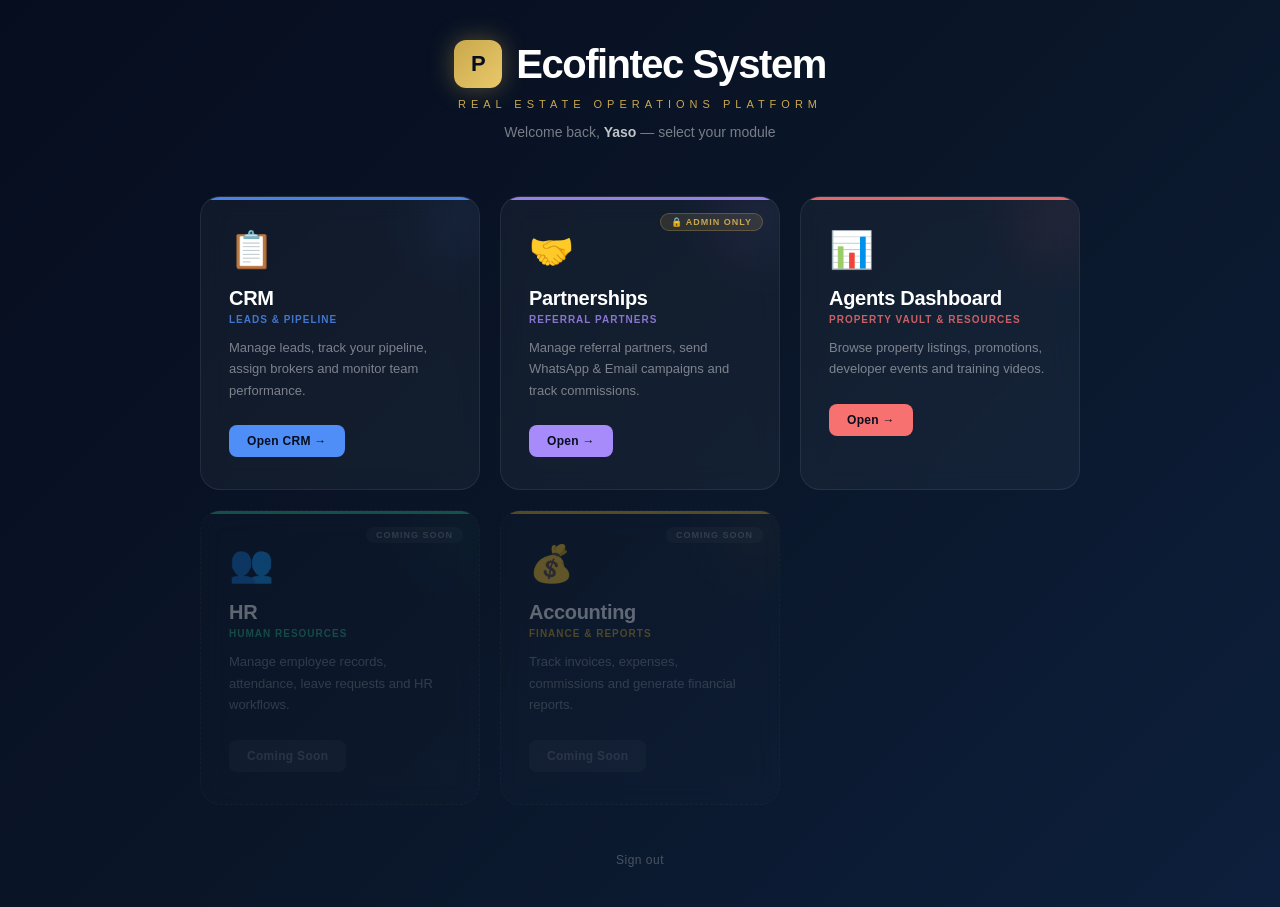
<file: design-previews/option-a-dark-luxury.html>
<!DOCTYPE html>
<html lang="en">
<head>
<meta charset="UTF-8" />
<meta name="viewport" content="width=device-width, initial-scale=1.0" />
<title>Option A — Dark Luxury</title>
<style>
  * { margin: 0; padding: 0; box-sizing: border-box; }
  body {
    min-height: 100vh;
    background: linear-gradient(135deg, #060d1f 0%, #0a1628 50%, #0d1f3c 100%);
    font-family: -apple-system, BlinkMacSystemFont, 'Segoe UI', sans-serif;
    display: flex; flex-direction: column; align-items: center;
    justify-content: center; padding: 40px 24px;
  }

  .header { text-align: center; margin-bottom: 56px; }
  .logo-line {
    display: flex; align-items: center; justify-content: center; gap: 14px; margin-bottom: 10px;
  }
  .logo-icon {
    width: 48px; height: 48px;
    background: linear-gradient(135deg, #C9A84C, #e8c96a);
    border-radius: 12px;
    display: flex; align-items: center; justify-content: center;
    font-size: 22px; font-weight: 900; color: #060d1f;
    box-shadow: 0 0 24px rgba(201,168,76,0.4);
  }
  .logo-text { font-size: 40px; font-weight: 900; color: #fff; letter-spacing: -1.5px; }
  .logo-sub {
    font-size: 11px; letter-spacing: 5px; color: #C9A84C;
    text-transform: uppercase; margin-top: 6px;
  }
  .welcome {
    font-size: 14px; color: rgba(255,255,255,0.45); margin-top: 14px;
  }
  .welcome span { color: rgba(255,255,255,0.75); font-weight: 600; }

  .grid {
    display: grid;
    grid-template-columns: repeat(3, 280px);
    gap: 20px;
    max-width: 920px;
  }

  .card {
    background: rgba(255,255,255,0.04);
    border: 1px solid rgba(255,255,255,0.08);
    border-radius: 20px;
    padding: 32px 28px;
    cursor: pointer;
    position: relative;
    overflow: hidden;
    transition: transform 0.25s, box-shadow 0.25s, border-color 0.25s;
    backdrop-filter: blur(12px);
  }
  .card::before {
    content: '';
    position: absolute;
    top: 0; left: 0; right: 0;
    height: 3px;
    background: var(--accent);
    opacity: 0.9;
  }
  .card::after {
    content: '';
    position: absolute;
    top: -60px; right: -60px;
    width: 160px; height: 160px;
    background: radial-gradient(circle, var(--accent) 0%, transparent 70%);
    opacity: 0.06;
    transition: opacity 0.25s;
  }
  .card:hover {
    transform: translateY(-6px);
    border-color: var(--accent);
    box-shadow: 0 20px 60px rgba(0,0,0,0.5), 0 0 0 1px var(--accent), inset 0 0 40px rgba(255,255,255,0.02);
  }
  .card:hover::after { opacity: 0.12; }

  .card.locked { opacity: 0.55; }
  .card.coming { opacity: 0.35; border-style: dashed; cursor: not-allowed; }
  .card.coming:hover { transform: none; box-shadow: none; border-color: rgba(255,255,255,0.08); }

  .badge {
    position: absolute; top: 16px; right: 16px;
    padding: 3px 10px; border-radius: 20px;
    font-size: 9px; font-weight: 800; letter-spacing: 1px; text-transform: uppercase;
  }
  .badge.restricted { background: rgba(201,168,76,0.15); color: #C9A84C; border: 1px solid rgba(201,168,76,0.3); }
  .badge.soon { background: rgba(255,255,255,0.07); color: rgba(255,255,255,0.4); }

  .card-icon { font-size: 36px; margin-bottom: 16px; display: block; }
  .card-title { font-size: 20px; font-weight: 800; color: #fff; margin-bottom: 4px; letter-spacing: -0.3px; }
  .card-sub {
    font-size: 10px; font-weight: 700; text-transform: uppercase;
    letter-spacing: 1px; color: var(--accent); margin-bottom: 12px;
    opacity: 0.8;
  }
  .card-desc { font-size: 13px; color: rgba(255,255,255,0.45); line-height: 1.65; margin-bottom: 24px; }
  .card-btn {
    display: inline-block;
    padding: 9px 18px;
    background: var(--accent);
    color: #060d1f;
    border-radius: 8px;
    font-size: 12px; font-weight: 800;
    letter-spacing: 0.3px;
  }
  .card.coming .card-btn {
    background: rgba(255,255,255,0.07);
    color: rgba(255,255,255,0.3);
  }

  .sign-out {
    margin-top: 48px;
    background: none; border: none;
    color: rgba(255,255,255,0.25); font-size: 12px; cursor: pointer;
    letter-spacing: 0.5px;
  }
  .sign-out:hover { color: rgba(255,255,255,0.5); }

  /* wide card */
  .card.wide { grid-column: span 1; }
</style>
</head>
<body>

<div class="header">
  <div class="logo-line">
    <div class="logo-icon">P</div>
    <div class="logo-text">Ecofintec System</div>
  </div>
  <div class="logo-sub">Real Estate Operations Platform</div>
  <div class="welcome">Welcome back, <span>Yaso</span> — select your module</div>
</div>

<div class="grid">

  <div class="card" style="--accent: #4f8ef7;">
    <span class="card-icon">📋</span>
    <div class="card-title">CRM</div>
    <div class="card-sub">Leads & Pipeline</div>
    <div class="card-desc">Manage leads, track your pipeline, assign brokers and monitor team performance.</div>
    <div class="card-btn">Open CRM →</div>
  </div>

  <div class="card" style="--accent: #a78bfa;">
    <span class="badge restricted">🔒 Admin Only</span>
    <span class="card-icon">🤝</span>
    <div class="card-title">Partnerships</div>
    <div class="card-sub">Referral Partners</div>
    <div class="card-desc">Manage referral partners, send WhatsApp & Email campaigns and track commissions.</div>
    <div class="card-btn">Open →</div>
  </div>

  <div class="card" style="--accent: #f87171;">
    <span class="card-icon">📊</span>
    <div class="card-title">Agents Dashboard</div>
    <div class="card-sub">Property Vault & Resources</div>
    <div class="card-desc">Browse property listings, promotions, developer events and training videos.</div>
    <div class="card-btn">Open →</div>
  </div>

  <div class="card coming" style="--accent: #34d399;">
    <span class="badge soon">Coming Soon</span>
    <span class="card-icon">👥</span>
    <div class="card-title">HR</div>
    <div class="card-sub">Human Resources</div>
    <div class="card-desc">Manage employee records, attendance, leave requests and HR workflows.</div>
    <div class="card-btn">Coming Soon</div>
  </div>

  <div class="card coming" style="--accent: #fbbf24;">
    <span class="badge soon">Coming Soon</span>
    <span class="card-icon">💰</span>
    <div class="card-title">Accounting</div>
    <div class="card-sub">Finance & Reports</div>
    <div class="card-desc">Track invoices, expenses, commissions and generate financial reports.</div>
    <div class="card-btn">Coming Soon</div>
  </div>

</div>

<button class="sign-out">Sign out</button>

</body>
</html>
</file>
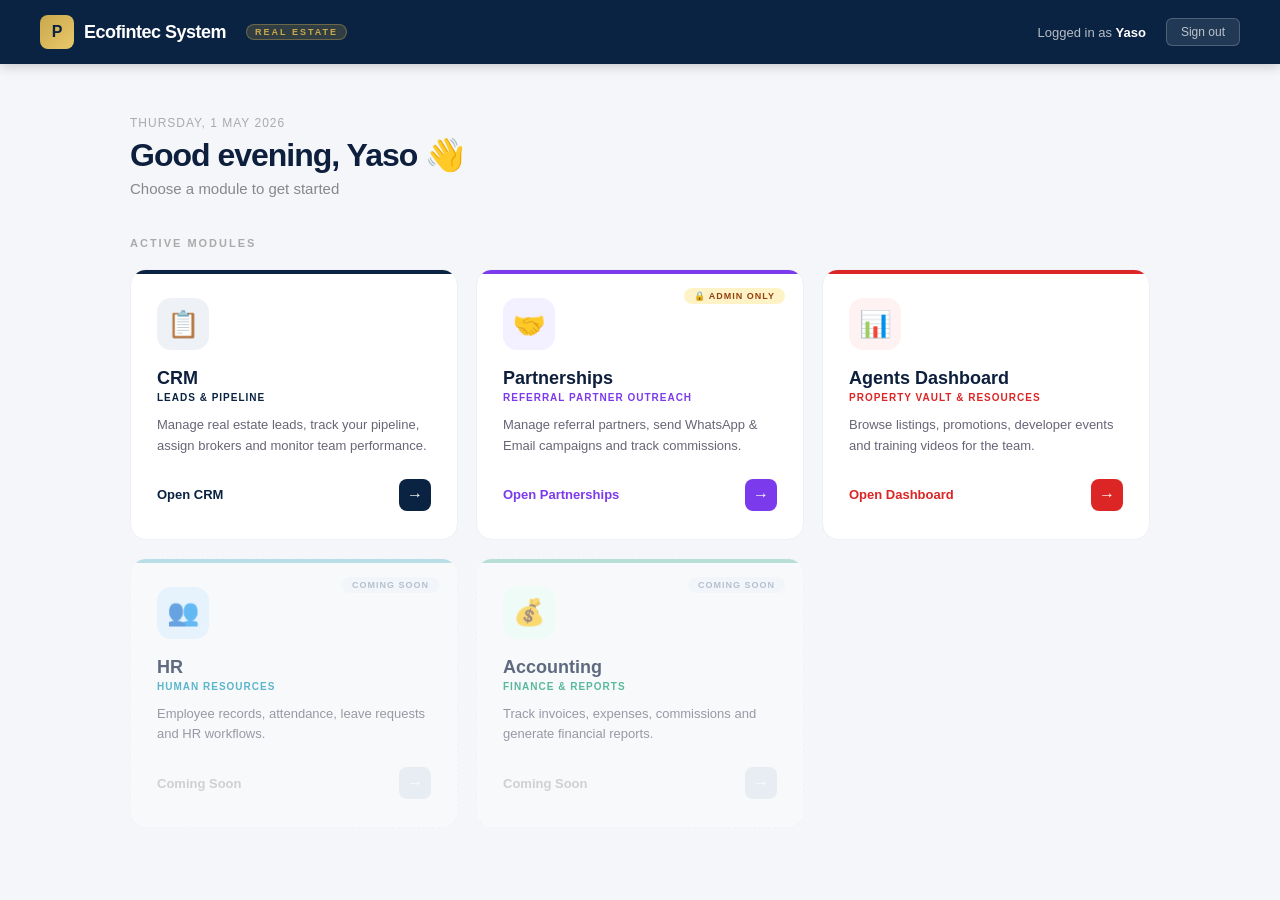
<file: design-previews/option-b-clean-saas.html>
<!DOCTYPE html>
<html lang="en">
<head>
<meta charset="UTF-8" />
<meta name="viewport" content="width=device-width, initial-scale=1.0" />
<title>Option B — Clean SaaS</title>
<style>
  * { margin: 0; padding: 0; box-sizing: border-box; }
  body {
    min-height: 100vh;
    background: #f4f6f9;
    font-family: -apple-system, BlinkMacSystemFont, 'Segoe UI', sans-serif;
  }

  /* Top nav */
  .topbar {
    background: #0A2342;
    height: 64px;
    display: flex; align-items: center;
    padding: 0 40px;
    box-shadow: 0 2px 12px rgba(0,0,0,0.2);
    position: sticky; top: 0; z-index: 10;
  }
  .topbar-logo {
    display: flex; align-items: center; gap: 10px;
  }
  .topbar-icon {
    width: 34px; height: 34px;
    background: linear-gradient(135deg, #C9A84C, #e8c96a);
    border-radius: 8px;
    display: flex; align-items: center; justify-content: center;
    font-size: 16px; font-weight: 900; color: #0A2342;
  }
  .topbar-name { font-size: 18px; font-weight: 800; color: #fff; letter-spacing: -0.5px; }
  .topbar-tag {
    margin-left: 10px;
    background: rgba(201,168,76,0.2);
    border: 1px solid rgba(201,168,76,0.4);
    color: #C9A84C;
    font-size: 9px; font-weight: 700; letter-spacing: 2px;
    text-transform: uppercase;
    padding: 2px 8px; border-radius: 20px;
  }
  .topbar-right {
    margin-left: auto;
    display: flex; align-items: center; gap: 20px;
  }
  .topbar-user { font-size: 13px; color: rgba(255,255,255,0.7); }
  .topbar-user span { color: #fff; font-weight: 600; }
  .topbar-signout {
    background: rgba(255,255,255,0.1); border: 1px solid rgba(255,255,255,0.2);
    color: rgba(255,255,255,0.7); font-size: 12px; padding: 6px 14px;
    border-radius: 6px; cursor: pointer;
  }

  /* Hero section */
  .hero {
    padding: 52px 40px 0;
    max-width: 1100px;
    margin: 0 auto;
  }
  .hero-date {
    font-size: 12px; color: #aaa; font-weight: 500; margin-bottom: 6px;
    text-transform: uppercase; letter-spacing: 1px;
  }
  .hero-greeting { font-size: 32px; font-weight: 900; color: #0d1f3c; letter-spacing: -1px; }
  .hero-sub { font-size: 15px; color: #888; margin-top: 6px; }

  /* Divider */
  .section-label {
    max-width: 1100px; margin: 40px auto 20px;
    padding: 0 40px;
    font-size: 11px; font-weight: 700; letter-spacing: 2px;
    text-transform: uppercase; color: #aaa;
  }

  /* Grid */
  .grid {
    max-width: 1100px; margin: 0 auto;
    padding: 0 40px 60px;
    display: grid;
    grid-template-columns: repeat(3, 1fr);
    gap: 18px;
  }

  .card {
    background: #fff;
    border-radius: 16px;
    padding: 28px 26px;
    cursor: pointer;
    border: 1.5px solid #edf0f4;
    transition: transform 0.2s, box-shadow 0.2s, border-color 0.2s;
    position: relative;
    overflow: hidden;
  }
  .card::before {
    content: '';
    position: absolute;
    top: 0; left: 0; right: 0;
    height: 4px;
    background: var(--accent);
  }
  .card:hover {
    transform: translateY(-4px);
    box-shadow: 0 12px 40px rgba(0,0,0,0.1);
    border-color: transparent;
  }
  .card.coming {
    background: #fafbfc;
    border-style: dashed;
    opacity: 0.65;
    cursor: default;
  }
  .card.coming:hover { transform: none; box-shadow: none; }
  .card.coming::before { opacity: 0.4; }

  .badge {
    position: absolute; top: 18px; right: 18px;
    padding: 3px 10px; border-radius: 20px;
    font-size: 9px; font-weight: 800; letter-spacing: 1px; text-transform: uppercase;
  }
  .badge.restricted { background: #fef3c7; color: #92400e; }
  .badge.soon { background: #f1f5f9; color: #94a3b8; }

  .card-icon-wrap {
    width: 52px; height: 52px;
    background: var(--accent-bg);
    border-radius: 14px;
    display: flex; align-items: center; justify-content: center;
    font-size: 26px;
    margin-bottom: 18px;
  }
  .card-title { font-size: 18px; font-weight: 800; color: #0d1f3c; margin-bottom: 3px; }
  .card-sub {
    font-size: 10px; font-weight: 700; text-transform: uppercase;
    letter-spacing: 1px; color: var(--accent); margin-bottom: 12px;
  }
  .card-desc { font-size: 13px; color: #788; line-height: 1.6; margin-bottom: 22px; color: #667; }
  .card-action {
    display: flex; align-items: center; justify-content: space-between;
  }
  .card-btn {
    font-size: 13px; font-weight: 700; color: var(--accent);
  }
  .card.coming .card-btn { color: #bbb; }
  .card-arrow {
    width: 32px; height: 32px;
    background: var(--accent);
    border-radius: 8px;
    display: flex; align-items: center; justify-content: center;
    color: #fff; font-size: 16px;
  }
  .card.coming .card-arrow { background: #e2e8f0; }
</style>
</head>
<body>

<nav class="topbar">
  <div class="topbar-logo">
    <div class="topbar-icon">P</div>
    <div class="topbar-name">Ecofintec System</div>
    <div class="topbar-tag">Real Estate</div>
  </div>
  <div class="topbar-right">
    <div class="topbar-user">Logged in as <span>Yaso</span></div>
    <button class="topbar-signout">Sign out</button>
  </div>
</nav>

<div class="hero">
  <div class="hero-date">Thursday, 1 May 2026</div>
  <div class="hero-greeting">Good evening, Yaso 👋</div>
  <div class="hero-sub">Choose a module to get started</div>
</div>

<div class="section-label">Active Modules</div>

<div class="grid">

  <div class="card" style="--accent: #0A2342; --accent-bg: #eef2f7;">
    <div class="card-icon-wrap">📋</div>
    <div class="card-title">CRM</div>
    <div class="card-sub">Leads & Pipeline</div>
    <div class="card-desc">Manage real estate leads, track your pipeline, assign brokers and monitor team performance.</div>
    <div class="card-action">
      <div class="card-btn">Open CRM</div>
      <div class="card-arrow">→</div>
    </div>
  </div>

  <div class="card" style="--accent: #7c3aed; --accent-bg: #f3f0ff;">
    <span class="badge restricted">🔒 Admin Only</span>
    <div class="card-icon-wrap">🤝</div>
    <div class="card-title">Partnerships</div>
    <div class="card-sub">Referral Partner Outreach</div>
    <div class="card-desc">Manage referral partners, send WhatsApp & Email campaigns and track commissions.</div>
    <div class="card-action">
      <div class="card-btn">Open Partnerships</div>
      <div class="card-arrow" style="background:#7c3aed;">→</div>
    </div>
  </div>

  <div class="card" style="--accent: #dc2626; --accent-bg: #fef2f2;">
    <div class="card-icon-wrap">📊</div>
    <div class="card-title">Agents Dashboard</div>
    <div class="card-sub">Property Vault & Resources</div>
    <div class="card-desc">Browse listings, promotions, developer events and training videos for the team.</div>
    <div class="card-action">
      <div class="card-btn">Open Dashboard</div>
      <div class="card-arrow" style="background:#dc2626;">→</div>
    </div>
  </div>

  <div class="card coming" style="--accent: #0891b2; --accent-bg: #e0f2fe;">
    <span class="badge soon">Coming Soon</span>
    <div class="card-icon-wrap">👥</div>
    <div class="card-title">HR</div>
    <div class="card-sub">Human Resources</div>
    <div class="card-desc">Employee records, attendance, leave requests and HR workflows.</div>
    <div class="card-action">
      <div class="card-btn">Coming Soon</div>
      <div class="card-arrow">→</div>
    </div>
  </div>

  <div class="card coming" style="--accent: #059669; --accent-bg: #ecfdf5;">
    <span class="badge soon">Coming Soon</span>
    <div class="card-icon-wrap">💰</div>
    <div class="card-title">Accounting</div>
    <div class="card-sub">Finance & Reports</div>
    <div class="card-desc">Track invoices, expenses, commissions and generate financial reports.</div>
    <div class="card-action">
      <div class="card-btn">Coming Soon</div>
      <div class="card-arrow">→</div>
    </div>
  </div>

</div>

</body>
</html>
</file>
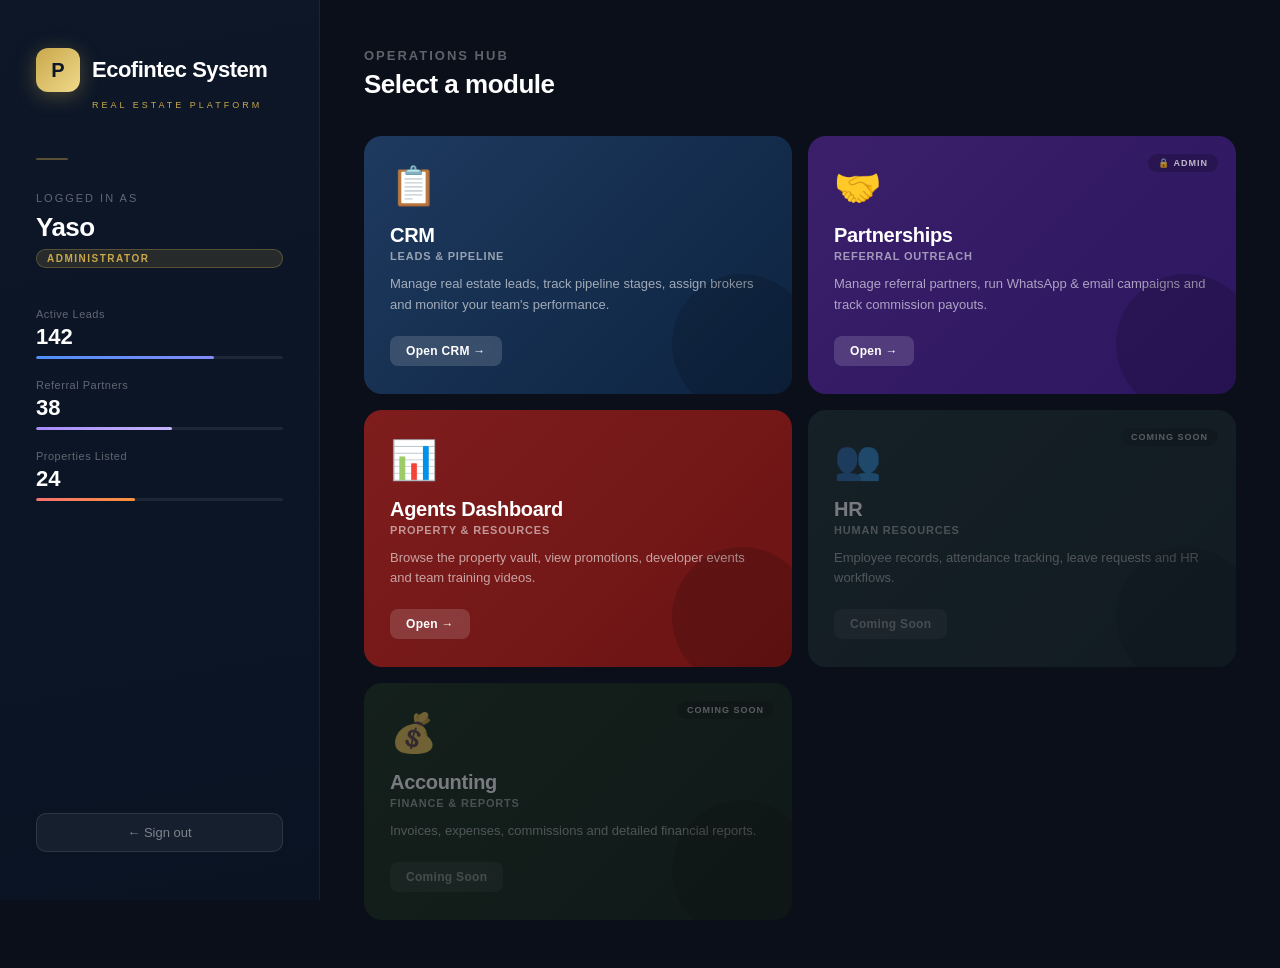
<file: design-previews/option-c-split-bold.html>
<!DOCTYPE html>
<html lang="en">
<head>
<meta charset="UTF-8" />
<meta name="viewport" content="width=device-width, initial-scale=1.0" />
<title>Option C — Split Bold</title>
<style>
  * { margin: 0; padding: 0; box-sizing: border-box; }
  body {
    min-height: 100vh;
    background: #0b0f1a;
    font-family: -apple-system, BlinkMacSystemFont, 'Segoe UI', sans-serif;
    display: flex;
  }

  /* Left panel */
  .left {
    width: 320px;
    flex-shrink: 0;
    background: linear-gradient(170deg, #0d1728 0%, #091322 100%);
    border-right: 1px solid rgba(255,255,255,0.06);
    display: flex; flex-direction: column;
    padding: 48px 36px;
    position: sticky; top: 0; height: 100vh;
  }
  .left-logo {
    display: flex; align-items: center; gap: 12px; margin-bottom: 8px;
  }
  .logo-mark {
    width: 44px; height: 44px;
    background: linear-gradient(135deg, #C9A84C 0%, #f0d98a 100%);
    border-radius: 12px;
    display: flex; align-items: center; justify-content: center;
    font-size: 20px; font-weight: 900; color: #0d1728;
    box-shadow: 0 4px 20px rgba(201,168,76,0.35);
  }
  .logo-word { font-size: 22px; font-weight: 900; color: #fff; letter-spacing: -0.5px; }
  .logo-tag {
    font-size: 9px; letter-spacing: 3px; color: #C9A84C;
    text-transform: uppercase; margin-bottom: 48px; margin-left: 56px;
  }

  .divider { width: 32px; height: 2px; background: rgba(201,168,76,0.4); border-radius: 2px; margin-bottom: 32px; }

  .welcome-label { font-size: 11px; color: rgba(255,255,255,0.35); letter-spacing: 2px; text-transform: uppercase; margin-bottom: 8px; }
  .welcome-name { font-size: 26px; font-weight: 800; color: #fff; letter-spacing: -0.5px; margin-bottom: 6px; }
  .welcome-role {
    display: inline-block;
    background: rgba(201,168,76,0.15); border: 1px solid rgba(201,168,76,0.3);
    color: #C9A84C; font-size: 10px; font-weight: 700; letter-spacing: 1.5px;
    text-transform: uppercase; padding: 3px 10px; border-radius: 20px;
    margin-bottom: 40px;
  }

  .stats { margin-bottom: 48px; }
  .stat { margin-bottom: 20px; }
  .stat-label { font-size: 11px; color: rgba(255,255,255,0.35); margin-bottom: 4px; letter-spacing: 0.5px; }
  .stat-value { font-size: 22px; font-weight: 800; color: #fff; }
  .stat-bar { height: 3px; background: rgba(255,255,255,0.08); border-radius: 2px; margin-top: 6px; overflow: hidden; }
  .stat-fill { height: 100%; border-radius: 2px; }

  .left-footer { margin-top: auto; }
  .sign-out-btn {
    width: 100%;
    padding: 11px;
    background: rgba(255,255,255,0.05);
    border: 1px solid rgba(255,255,255,0.1);
    border-radius: 10px;
    color: rgba(255,255,255,0.45);
    font-size: 13px; cursor: pointer;
    transition: all 0.2s;
  }
  .sign-out-btn:hover { background: rgba(255,255,255,0.08); color: rgba(255,255,255,0.7); }

  /* Right panel */
  .right {
    flex: 1;
    padding: 48px 44px;
    overflow-y: auto;
  }
  .right-header {
    margin-bottom: 36px;
  }
  .right-title { font-size: 13px; font-weight: 700; color: rgba(255,255,255,0.35); letter-spacing: 2px; text-transform: uppercase; margin-bottom: 6px; }
  .right-sub { font-size: 26px; font-weight: 900; color: #fff; letter-spacing: -0.5px; }

  .modules-grid {
    display: grid;
    grid-template-columns: repeat(2, 1fr);
    gap: 16px;
  }

  .mod-card {
    border-radius: 18px;
    padding: 28px 26px;
    cursor: pointer;
    position: relative;
    overflow: hidden;
    min-height: 200px;
    display: flex; flex-direction: column;
    transition: transform 0.2s, box-shadow 0.2s;
    background: var(--bg);
  }
  .mod-card::before {
    content: '';
    position: absolute;
    bottom: -20px; right: -20px;
    width: 140px; height: 140px;
    background: rgba(0,0,0,0.15);
    border-radius: 50%;
  }
  .mod-card:hover { transform: translateY(-5px); box-shadow: 0 20px 50px rgba(0,0,0,0.4); }
  .mod-card.coming { opacity: 0.45; cursor: default; filter: grayscale(0.3); }
  .mod-card.coming:hover { transform: none; box-shadow: none; }

  .mod-badge {
    position: absolute; top: 18px; right: 18px;
    padding: 4px 10px; border-radius: 20px;
    font-size: 9px; font-weight: 800; letter-spacing: 1px; text-transform: uppercase;
    background: rgba(0,0,0,0.2); color: rgba(255,255,255,0.7);
  }

  .mod-icon { font-size: 38px; margin-bottom: 16px; }
  .mod-title { font-size: 20px; font-weight: 900; color: #fff; margin-bottom: 3px; letter-spacing: -0.3px; }
  .mod-sub { font-size: 11px; font-weight: 600; color: rgba(255,255,255,0.55); text-transform: uppercase; letter-spacing: 0.8px; margin-bottom: 12px; }
  .mod-desc { font-size: 13px; color: rgba(255,255,255,0.6); line-height: 1.6; margin-bottom: 20px; flex: 1; }
  .mod-open {
    align-self: flex-start;
    background: rgba(255,255,255,0.15);
    color: #fff;
    font-size: 12px; font-weight: 800;
    padding: 8px 16px; border-radius: 8px;
    letter-spacing: 0.3px;
    backdrop-filter: blur(4px);
  }
  .mod-card.coming .mod-open { opacity: 0.5; }
</style>
</head>
<body>

<!-- LEFT PANEL -->
<aside class="left">
  <div class="left-logo">
    <div class="logo-mark">P</div>
    <div class="logo-word">Ecofintec System</div>
  </div>
  <div class="logo-tag">Real Estate Platform</div>

  <div class="divider"></div>

  <div class="welcome-label">Logged in as</div>
  <div class="welcome-name">Yaso</div>
  <div class="welcome-role">Administrator</div>

  <div class="stats">
    <div class="stat">
      <div class="stat-label">Active Leads</div>
      <div class="stat-value">142</div>
      <div class="stat-bar"><div class="stat-fill" style="width:72%;background:linear-gradient(90deg,#4f8ef7,#818cf8);"></div></div>
    </div>
    <div class="stat">
      <div class="stat-label">Referral Partners</div>
      <div class="stat-value">38</div>
      <div class="stat-bar"><div class="stat-fill" style="width:55%;background:linear-gradient(90deg,#a78bfa,#c4b5fd);"></div></div>
    </div>
    <div class="stat">
      <div class="stat-label">Properties Listed</div>
      <div class="stat-value">24</div>
      <div class="stat-bar"><div class="stat-fill" style="width:40%;background:linear-gradient(90deg,#f87171,#fb923c);"></div></div>
    </div>
  </div>

  <div class="left-footer">
    <button class="sign-out-btn">← Sign out</button>
  </div>
</aside>

<!-- RIGHT PANEL -->
<main class="right">
  <div class="right-header">
    <div class="right-title">Operations Hub</div>
    <div class="right-sub">Select a module</div>
  </div>

  <div class="modules-grid">

    <div class="mod-card" style="--bg: linear-gradient(135deg, #1e3a5f 0%, #0d2340 100%);">
      <div class="mod-icon">📋</div>
      <div class="mod-title">CRM</div>
      <div class="mod-sub">Leads & Pipeline</div>
      <div class="mod-desc">Manage real estate leads, track pipeline stages, assign brokers and monitor your team's performance.</div>
      <div class="mod-open">Open CRM →</div>
    </div>

    <div class="mod-card" style="--bg: linear-gradient(135deg, #3b1f6b 0%, #2d1660 100%);">
      <div class="mod-badge">🔒 Admin</div>
      <div class="mod-icon">🤝</div>
      <div class="mod-title">Partnerships</div>
      <div class="mod-sub">Referral Outreach</div>
      <div class="mod-desc">Manage referral partners, run WhatsApp & email campaigns and track commission payouts.</div>
      <div class="mod-open">Open →</div>
    </div>

    <div class="mod-card" style="--bg: linear-gradient(135deg, #7f1d1d 0%, #6b1313 100%);">
      <div class="mod-icon">📊</div>
      <div class="mod-title">Agents Dashboard</div>
      <div class="mod-sub">Property & Resources</div>
      <div class="mod-desc">Browse the property vault, view promotions, developer events and team training videos.</div>
      <div class="mod-open">Open →</div>
    </div>

    <div class="mod-card coming" style="--bg: linear-gradient(135deg, #1c3a3a 0%, #142e2e 100%);">
      <div class="mod-badge">Coming Soon</div>
      <div class="mod-icon">👥</div>
      <div class="mod-title">HR</div>
      <div class="mod-sub">Human Resources</div>
      <div class="mod-desc">Employee records, attendance tracking, leave requests and HR workflows.</div>
      <div class="mod-open">Coming Soon</div>
    </div>

    <div class="mod-card coming" style="--bg: linear-gradient(135deg, #1a3a1a 0%, #112811 100%);">
      <div class="mod-badge">Coming Soon</div>
      <div class="mod-icon">💰</div>
      <div class="mod-title">Accounting</div>
      <div class="mod-sub">Finance & Reports</div>
      <div class="mod-desc">Invoices, expenses, commissions and detailed financial reports.</div>
      <div class="mod-open">Coming Soon</div>
    </div>

  </div>
</main>

</body>
</html>
</file>
